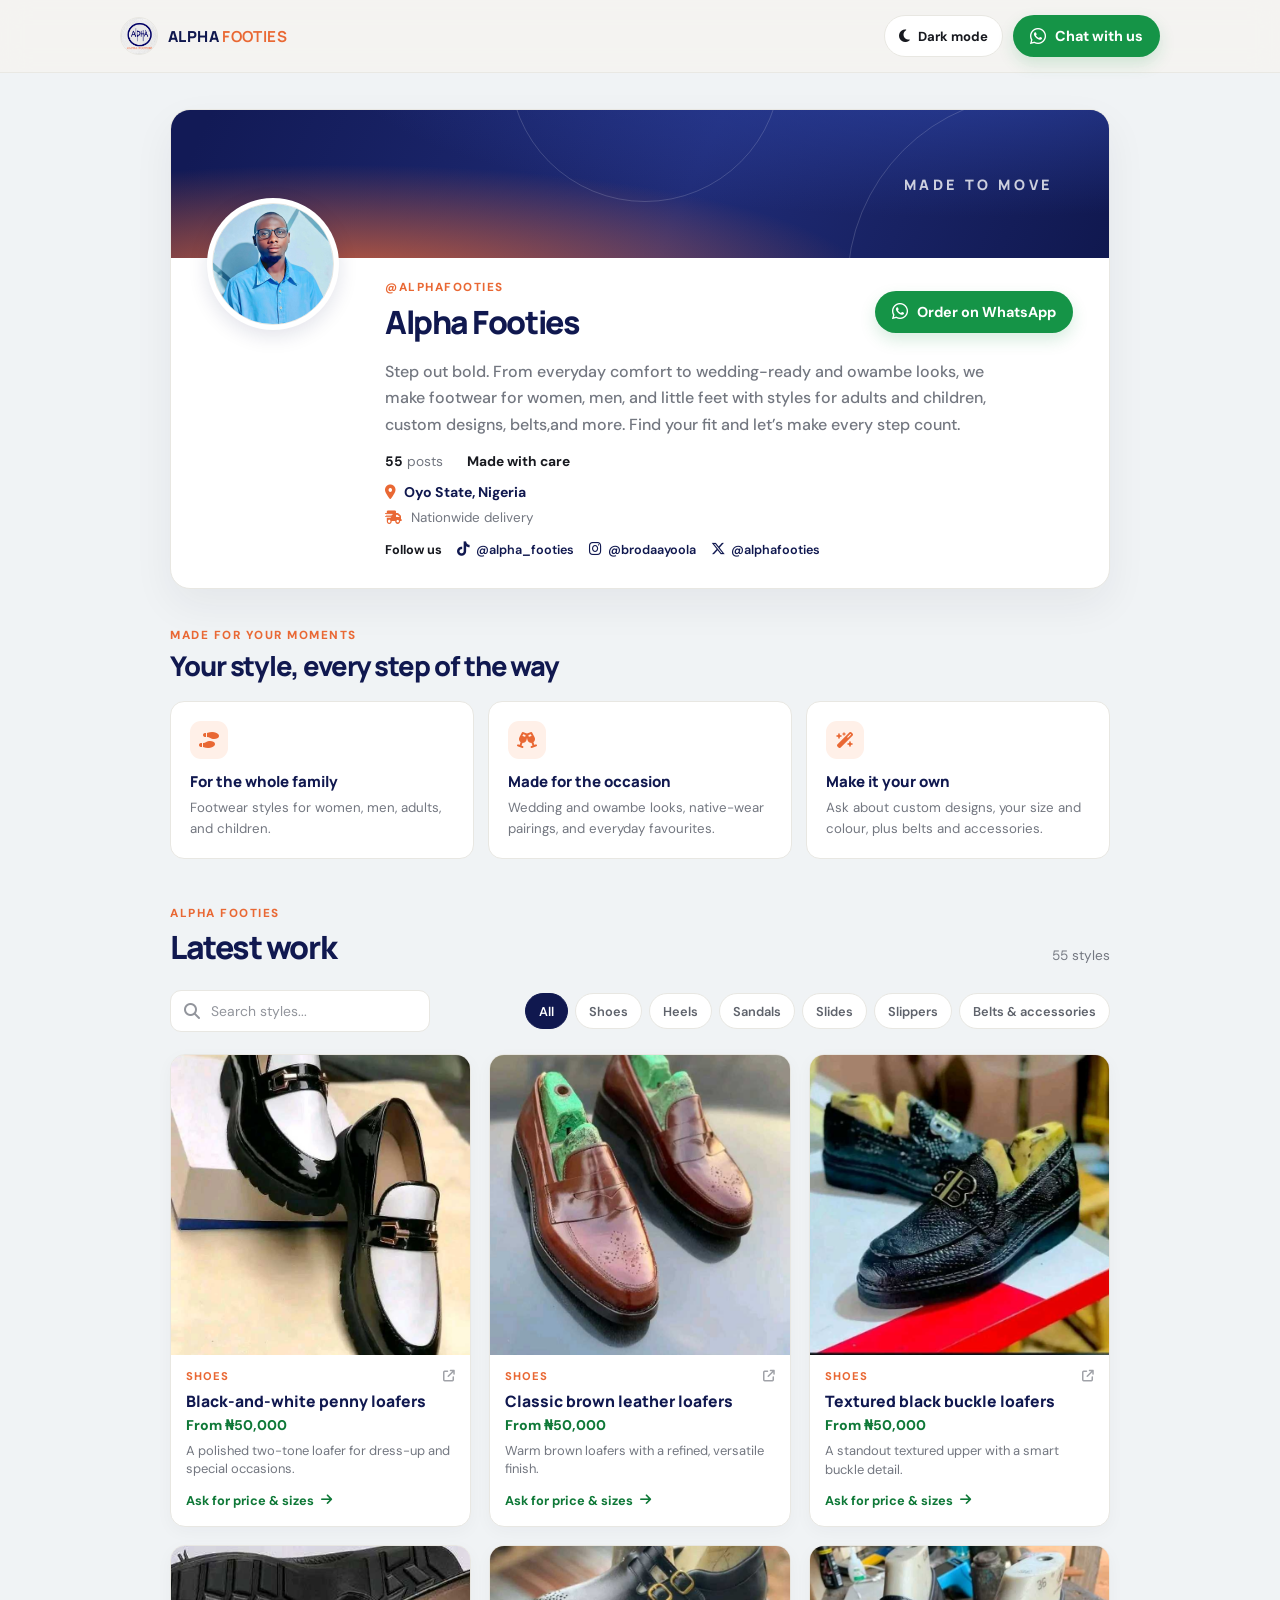
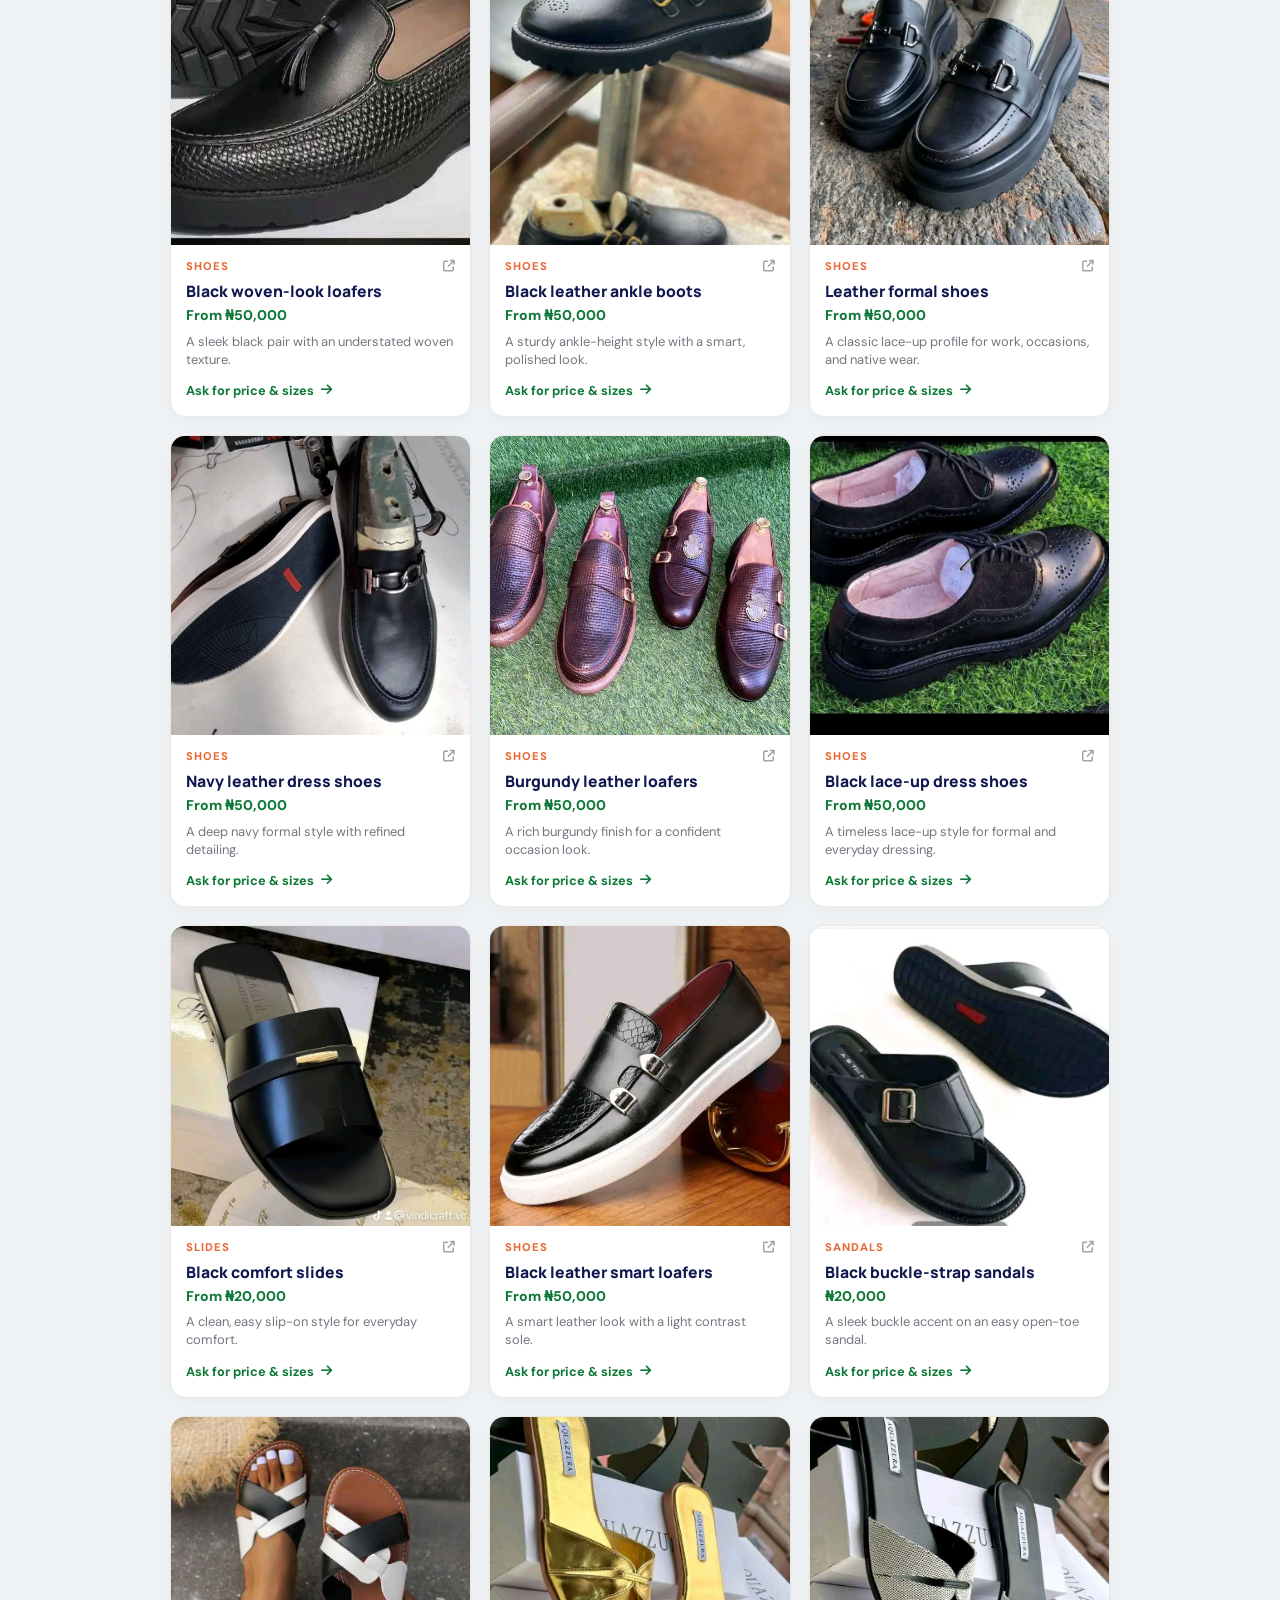
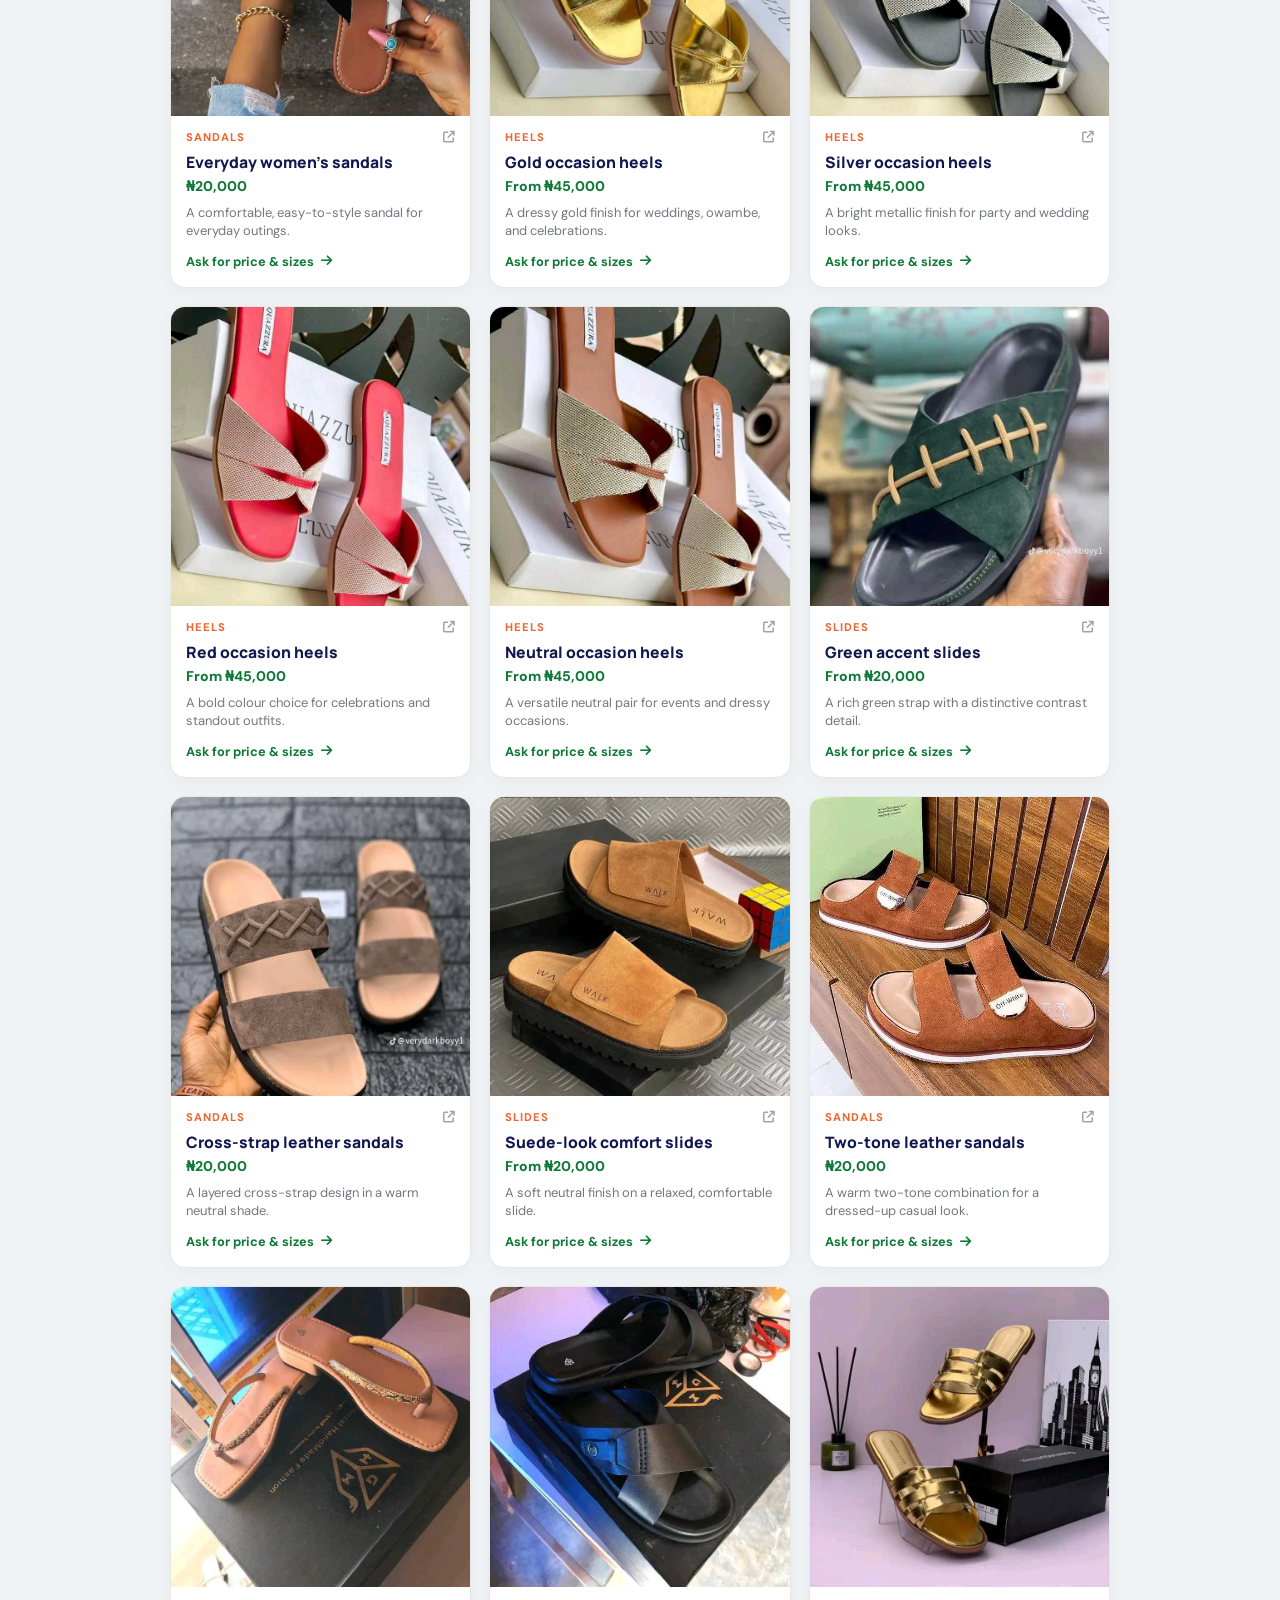
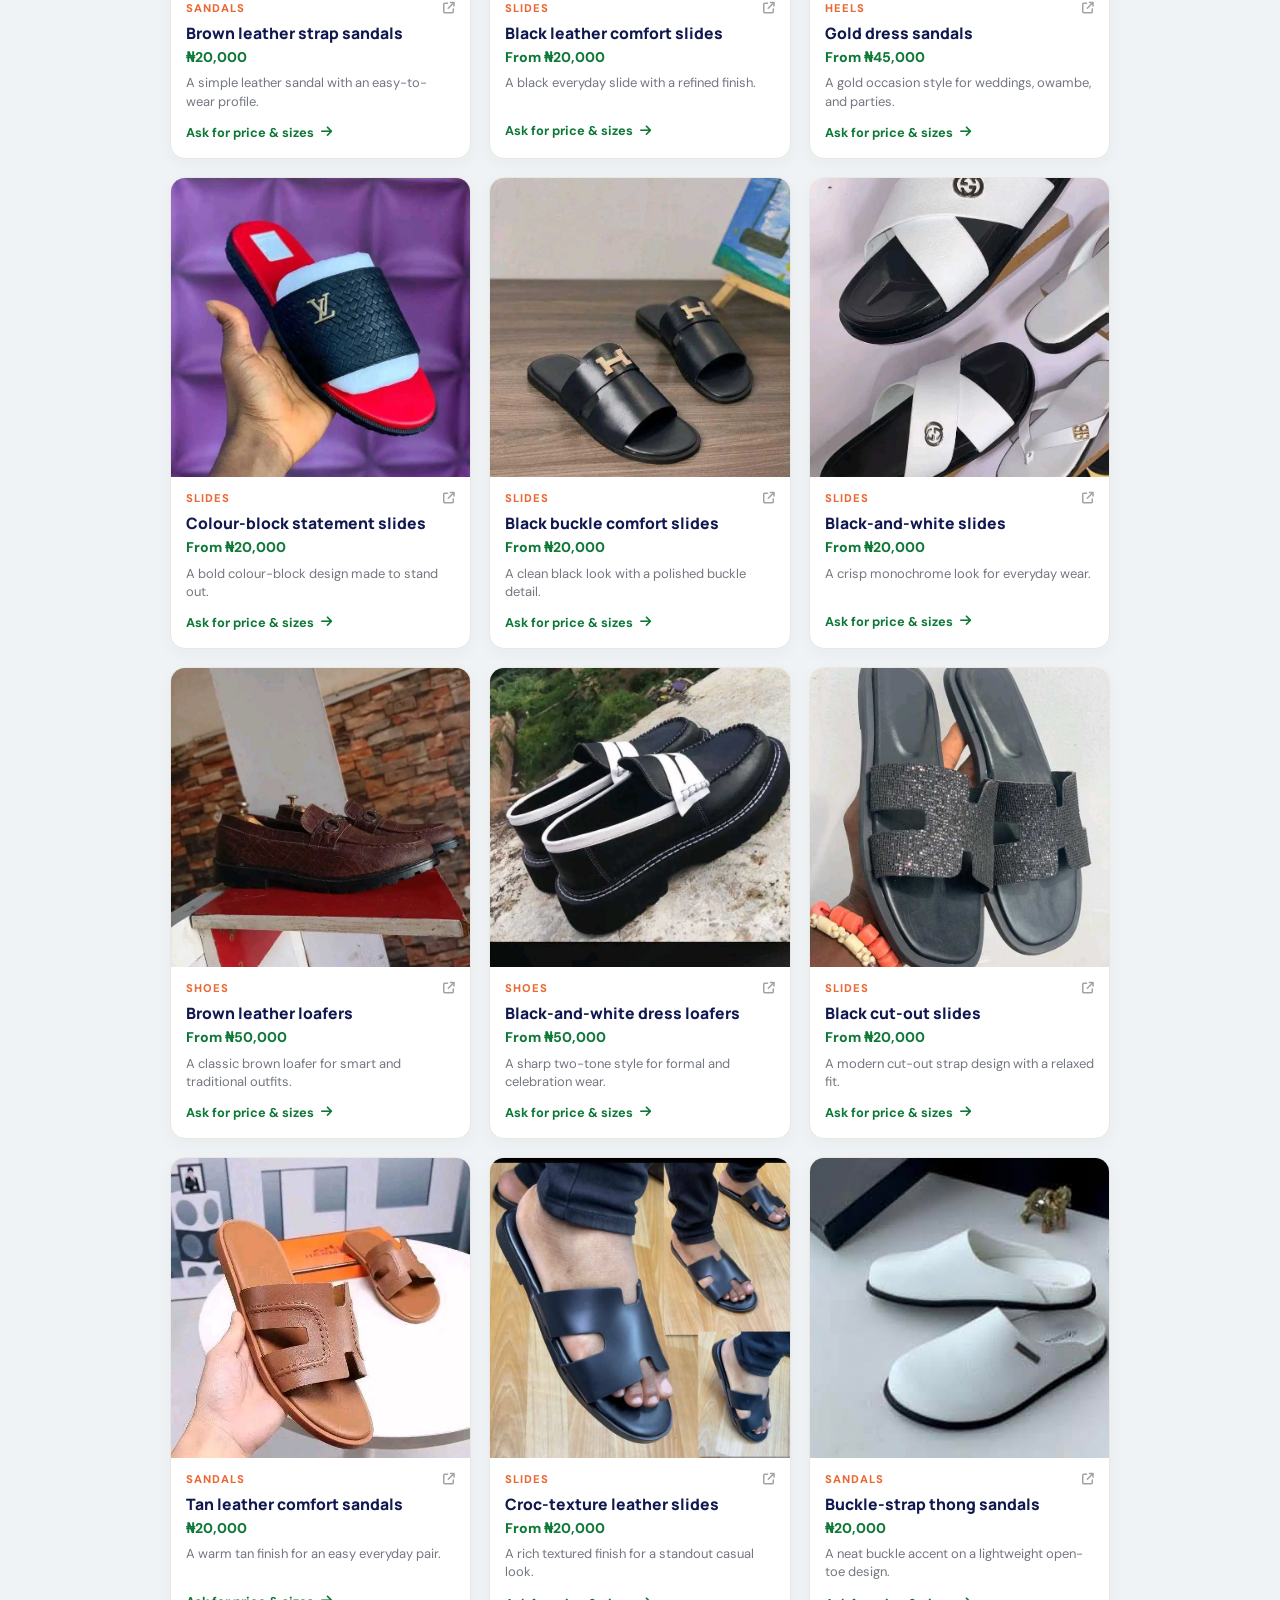
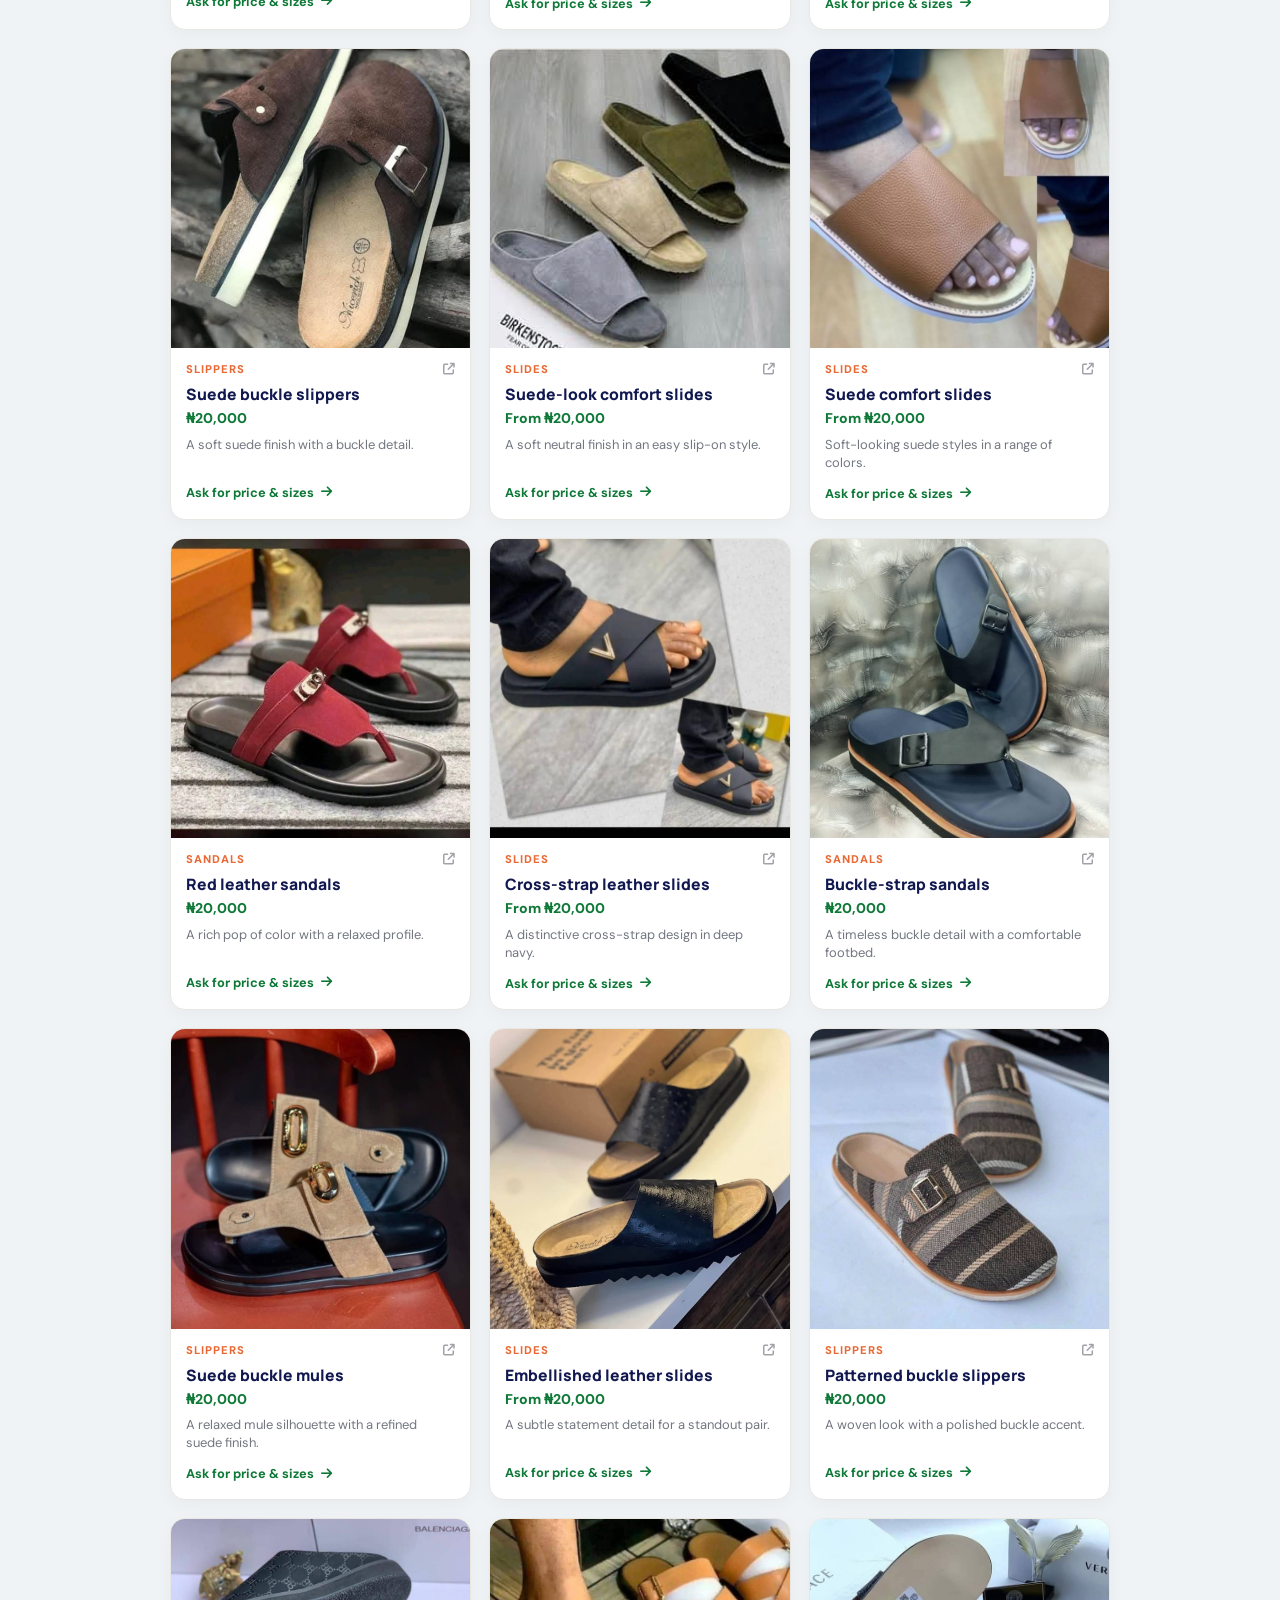
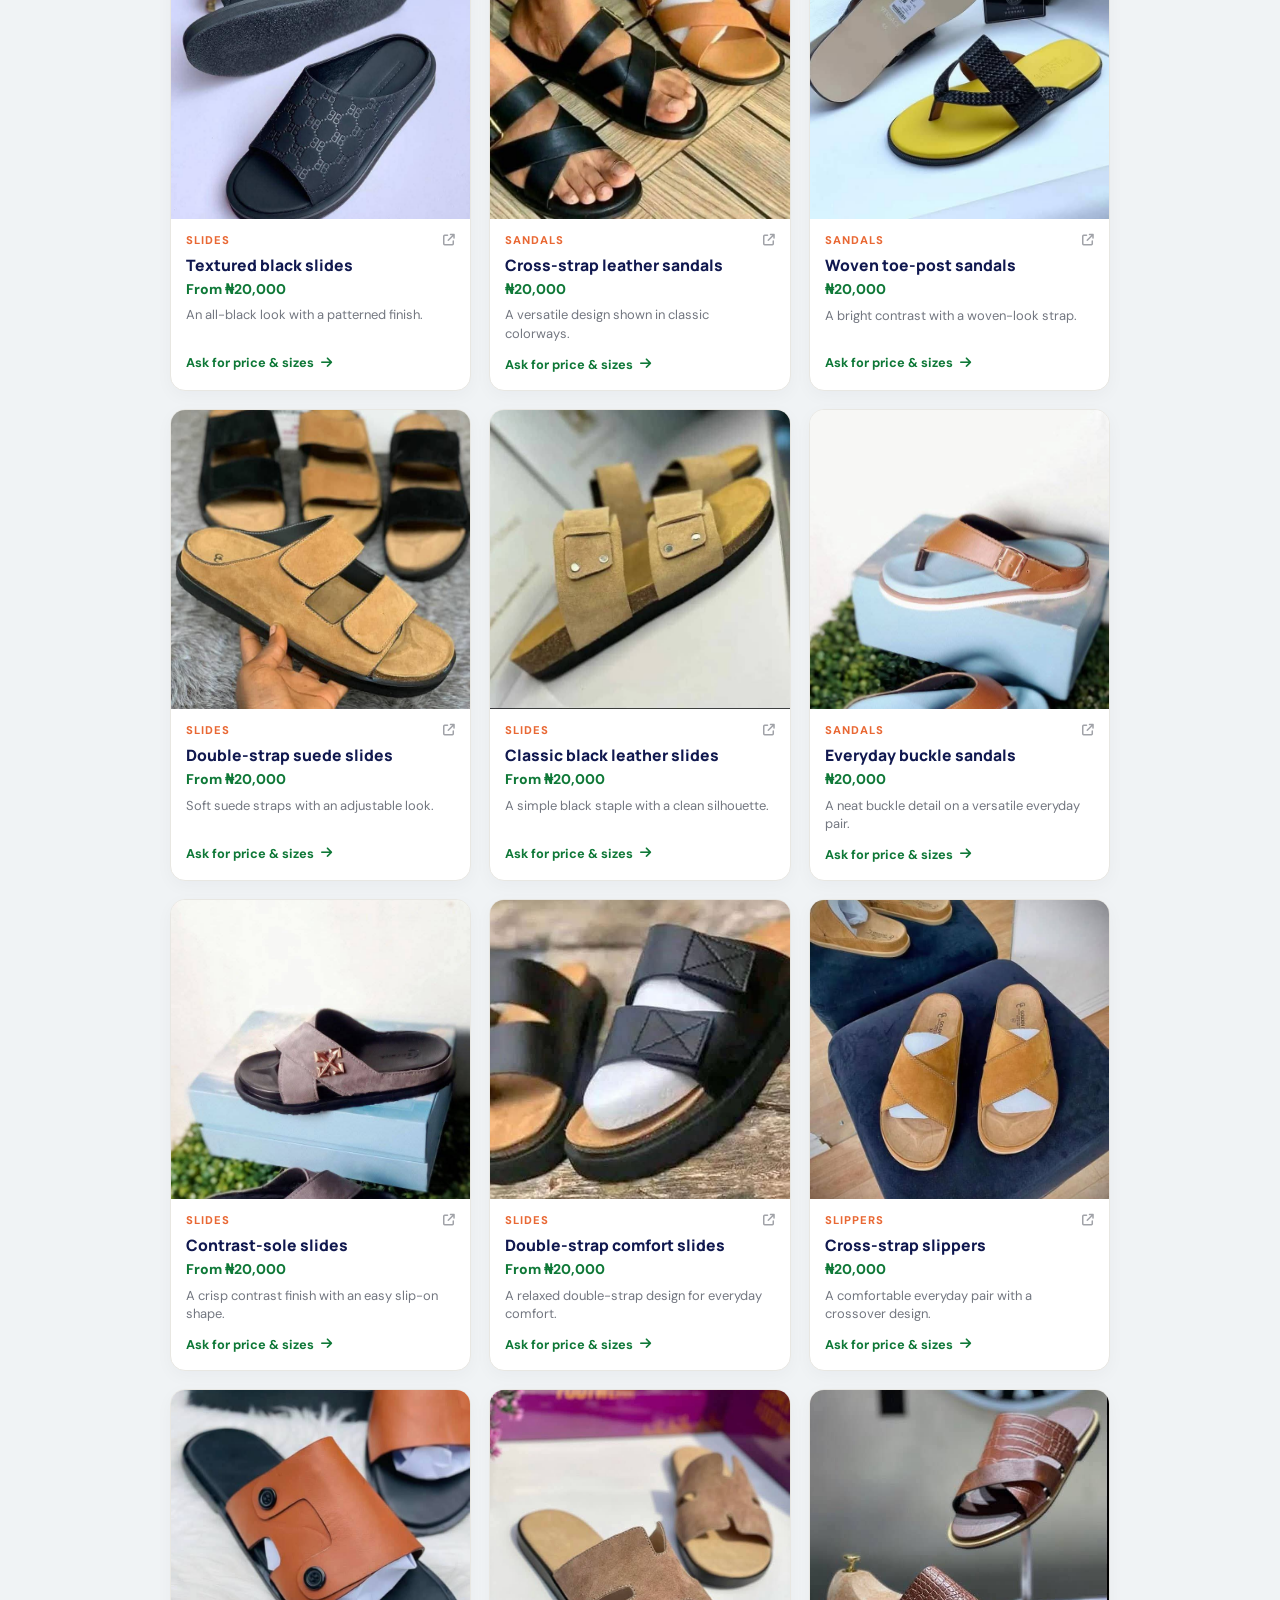
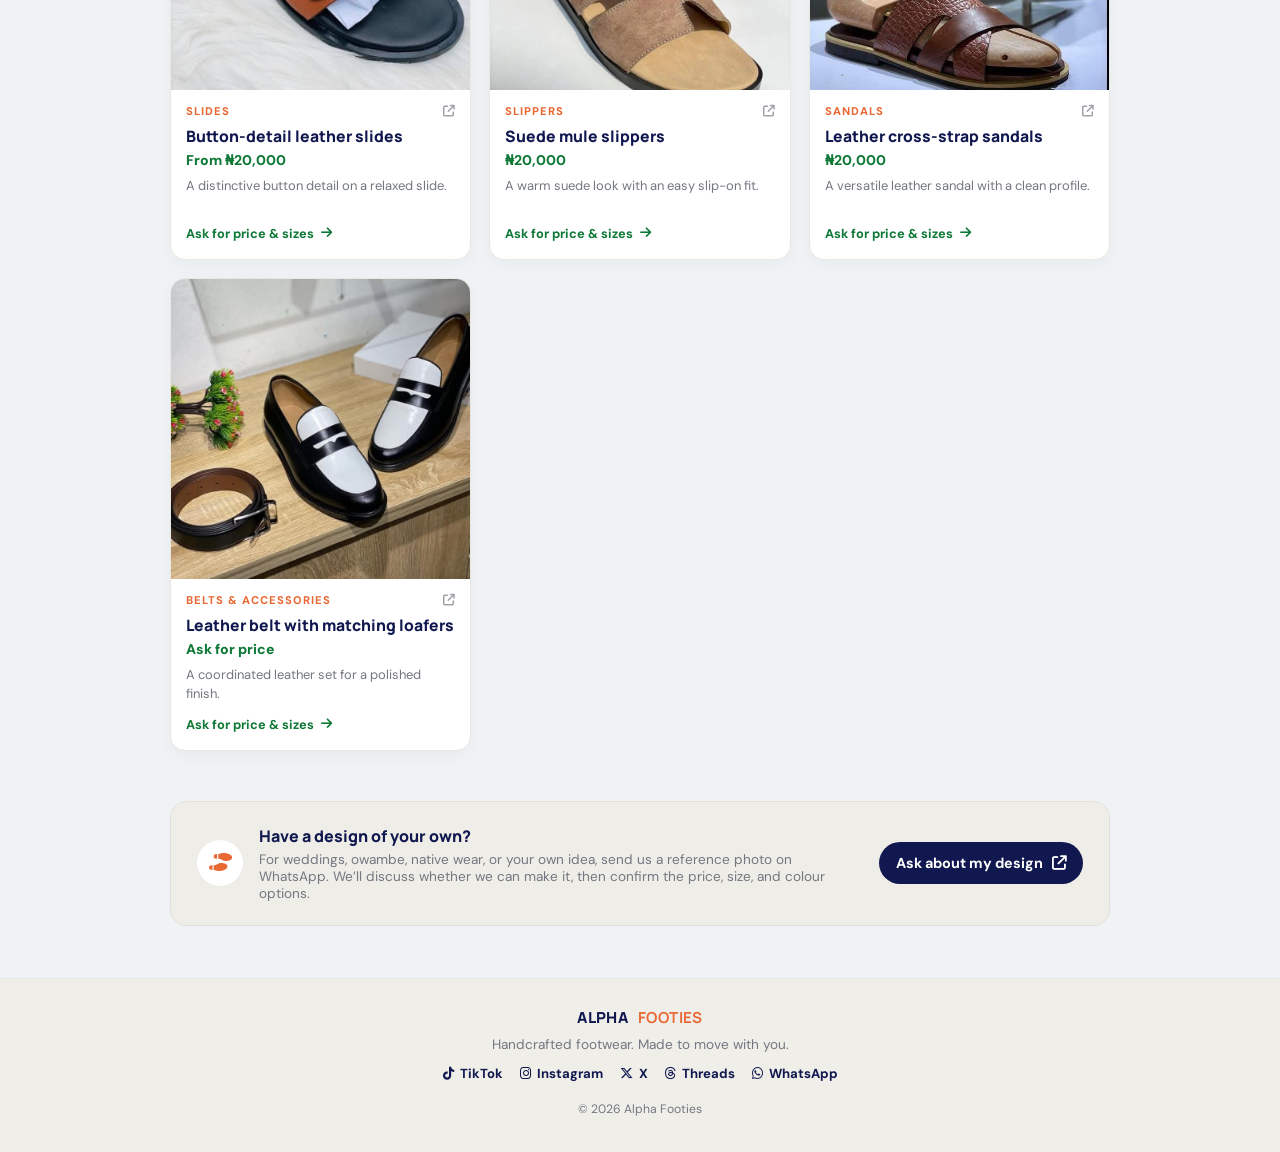
<file: index.html>
<!doctype html>
<html lang="en">
  <head>
    <meta charset="UTF-8" />
    <meta name="viewport" content="width=device-width, initial-scale=1.0" />
    <meta
      name="description"
      content="Discover handcrafted footwear for women, men, and children. Shop wedding and owambe styles, everyday pairs, custom designs, and belts from Oyo State, Nigeria."
    />
    <meta name="theme-color" content="#f5f4f0" />
    <title>Alpha Footies | Handcrafted footwear</title>
    <link rel="icon" href="images/logo.jpg" type="image/jpeg" />
    <link rel="preconnect" href="https://fonts.googleapis.com" />
    <link rel="preconnect" href="https://fonts.gstatic.com" crossorigin />
    <link
      href="https://fonts.googleapis.com/css2?family=DM+Sans:wght@400;500;600;700&family=Manrope:wght@500;600;700;800&display=swap"
      rel="stylesheet"
    />
    <link
      rel="stylesheet"
      href="https://cdnjs.cloudflare.com/ajax/libs/font-awesome/6.4.0/css/all.min.css"
    />
    <link href="style.css" rel="stylesheet" />
    <script src="products.js" defer></script>
    <script src="script.js" defer></script>
  </head>
  <body>
    <header class="site-header">
      <nav class="topbar" aria-label="Main navigation">
        <a class="brand" href="#home" aria-label="Alpha Footies home">
          <img src="images/logo.jpg" alt="" />
          <span>ALPHA <strong>FOOTIES</strong></span>
        </a>
        <div class="topbar-actions">
          <button
            class="theme-toggle"
            type="button"
            aria-label="Switch to dark mode"
            aria-pressed="false"
          >
            <i class="fa-solid fa-moon" aria-hidden="true"></i>
            <span>Dark mode</span>
          </button>
          <a
            class="button button-whatsapp topbar-cta"
            href="https://wa.me/2349056947405"
            target="_blank"
            rel="noopener noreferrer"
          >
            <i class="fa-brands fa-whatsapp" aria-hidden="true"></i>
            <span>Chat with us</span>
          </a>
        </div>
      </nav>
    </header>

    <main id="home" class="page-shell">
      <section class="profile-card" aria-labelledby="profile-name">
        <div class="profile-cover" aria-hidden="true">
          <span>MADE TO MOVE</span>
        </div>
        <div class="profile-content">
          <div class="profile-avatar-wrap">
            <img
              class="profile-avatar"
              src="images/profile.jpg"
              alt="Alpha Footies profile photo"
            />
          </div>
          <div class="profile-details">
            <div class="profile-heading">
              <div>
                <p class="eyebrow">@alphafooties</p>
                <h1 id="profile-name">Alpha Footies</h1>
              </div>
              <a
                class="button button-whatsapp profile-cta"
                href="https://wa.me/2349056947405"
                target="_blank"
                rel="noopener noreferrer"
              >
                <i class="fa-brands fa-whatsapp" aria-hidden="true"></i>
                <span>Order on WhatsApp</span>
              </a>
            </div>
            <p class="profile-bio">
              Step out bold. From everyday comfort to wedding-ready and owambe
              looks, we make footwear for women, men, and little feet with
              styles for adults and children, custom designs, belts,and more.
              Find your fit and let’s make every step count.
            </p>
            <div class="profile-stats" aria-label="Profile statistics">
              <span><strong id="postCount">0</strong> posts</span>
              <span><strong>Made with care</strong></span>
            </div>
            <p class="profile-location">
              <i class="fa-solid fa-location-dot" aria-hidden="true"></i>
              Oyo State, Nigeria
            </p>
            <p class="profile-note">
              <i class="fa-solid fa-truck-fast" aria-hidden="true"></i>
              Nationwide delivery
            </p>
            <div class="profile-socials" aria-label="Follow Alpha Footies">
              <span>Follow us</span>
              <a
                href="https://www.tiktok.com/@alpha_footies"
                target="_blank"
                rel="noopener noreferrer"
                aria-label="Follow Alpha Footies on TikTok"
              >
                <i class="fa-brands fa-tiktok" aria-hidden="true"></i>
                @alpha_footies
              </a>
              <a
                href="https://www.instagram.com/brodaayoola"
                target="_blank"
                rel="noopener noreferrer"
                aria-label="Follow Alpha Footies on Instagram"
              >
                <i class="fa-brands fa-instagram" aria-hidden="true"></i>
                @brodaayoola
              </a>
              <a
                href="https://x.com/alphafooties"
                target="_blank"
                rel="noopener noreferrer"
                aria-label="Follow Alpha Footies on X"
              >
                <i class="fa-brands fa-x-twitter" aria-hidden="true"></i>
                @alphafooties
              </a>
            </div>
          </div>
        </div>
      </section>

      <section class="service-highlights" aria-labelledby="services-title">
        <div class="service-heading">
          <p class="eyebrow">MADE FOR YOUR MOMENTS</p>
          <h2 id="services-title">Your style, every step of the way</h2>
        </div>
        <div class="service-grid">
          <article class="service-card">
            <span class="service-icon"
              ><i class="fa-solid fa-shoe-prints" aria-hidden="true"></i
            ></span>
            <h3>For the whole family</h3>
            <p>Footwear styles for women, men, adults, and children.</p>
          </article>
          <article class="service-card">
            <span class="service-icon"
              ><i class="fa-solid fa-champagne-glasses" aria-hidden="true"></i
            ></span>
            <h3>Made for the occasion</h3>
            <p>
              Wedding and owambe looks, native-wear pairings, and everyday
              favourites.
            </p>
          </article>
          <article class="service-card">
            <span class="service-icon"
              ><i class="fa-solid fa-wand-magic-sparkles" aria-hidden="true"></i
            ></span>
            <h3>Make it your own</h3>
            <p>
              Ask about custom designs, your size and colour, plus belts and
              accessories.
            </p>
          </article>
        </div>
      </section>

      <section id="posts" class="feed-section" aria-labelledby="feed-title">
        <div class="feed-heading">
          <div>
            <p class="eyebrow">ALPHA FOOTIES</p>
            <h2 id="feed-title">Latest work</h2>
          </div>
          <span class="feed-count"
            ><span id="visibleCount">0</span> styles</span
          >
        </div>

        <div class="feed-tools">
          <label class="search-field">
            <i class="fa-solid fa-magnifying-glass" aria-hidden="true"></i>
            <span class="visually-hidden">Search styles</span>
            <input
              type="search"
              id="searchBar"
              placeholder="Search styles..."
              autocomplete="off"
            />
          </label>
          <div class="filter-list" role="group" aria-label="Filter styles">
            <button
              class="filter-btn active"
              type="button"
              data-category="all"
              aria-pressed="true"
            >
              All
            </button>
            <button
              class="filter-btn"
              type="button"
              data-category="shoes"
              aria-pressed="false"
            >
              Shoes
            </button>
            <button
              class="filter-btn"
              type="button"
              data-category="heels"
              aria-pressed="false"
            >
              Heels
            </button>
            <button
              class="filter-btn"
              type="button"
              data-category="sandals"
              aria-pressed="false"
            >
              Sandals
            </button>
            <button
              class="filter-btn"
              type="button"
              data-category="slides"
              aria-pressed="false"
            >
              Slides
            </button>
            <button
              class="filter-btn"
              type="button"
              data-category="slippers"
              aria-pressed="false"
            >
              Slippers
            </button>
            <button
              class="filter-btn"
              type="button"
              data-category="belts"
              aria-pressed="false"
            >
              Belts &amp; accessories
            </button>
          </div>
        </div>

        <div id="productGrid" class="post-grid" aria-live="polite"></div>
        <div id="noResults" class="empty-state" hidden>
          <i class="fa-regular fa-face-meh" aria-hidden="true"></i>
          <h3>No styles found</h3>
          <p>Try a different search or category.</p>
        </div>
      </section>

      <section id="about" class="about-strip" aria-label="About Alpha Footies">
        <div class="about-mark">
          <i class="fa-solid fa-shoe-prints" aria-hidden="true"></i>
        </div>
        <div>
          <h2>Have a design of your own?</h2>
          <p>
            For weddings, owambe, native wear, or your own idea, send us a
            reference photo on WhatsApp. We’ll discuss whether we can make it,
            then confirm the price, size, and colour options.
          </p>
        </div>
        <a
          class="button button-dark"
          href="https://wa.me/2349056947405?text=Hello%20Alpha%20Footies%2C%20I%20have%20my%20own%20design.%20Can%20you%20make%20it%3F%20I%20will%20send%20a%20reference%20photo.%20Please%20share%20your%20price%2C%20available%20sizes%2C%20and%20colour%20options."
          target="_blank"
          rel="noopener noreferrer"
        >
          Ask about my design
          <i
            class="fa-solid fa-arrow-up-right-from-square"
            aria-hidden="true"
          ></i>
        </a>
      </section>
    </main>

    <footer class="site-footer">
      <a class="brand footer-brand" href="#home"
        >ALPHA <strong>FOOTIES</strong></a
      >
      <p>Handcrafted footwear. Made to move with you.</p>
      <div class="footer-links">
        <a
          href="https://www.tiktok.com/@alpha_footies"
          target="_blank"
          rel="noopener noreferrer"
        >
          <i class="fa-brands fa-tiktok" aria-hidden="true"></i> TikTok
        </a>
        <a
          href="https://www.instagram.com/brodaayoola"
          target="_blank"
          rel="noopener noreferrer"
        >
          <i class="fa-brands fa-instagram" aria-hidden="true"></i> Instagram
        </a>
        <a
          href="https://x.com/alphafooties"
          target="_blank"
          rel="noopener noreferrer"
        >
          <i class="fa-brands fa-x-twitter" aria-hidden="true"></i> X
        </a>
        <a
          href="https://www.threads.com/@brodaayoola"
          target="_blank"
          rel="noopener noreferrer"
        >
          <i class="fa-brands fa-threads" aria-hidden="true"></i> Threads
        </a>
        <a
          href="https://wa.me/2349056947405"
          target="_blank"
          rel="noopener noreferrer"
        >
          <i class="fa-brands fa-whatsapp" aria-hidden="true"></i> WhatsApp
        </a>
      </div>
      <small>&copy; 2026 Alpha Footies</small>
    </footer>
  </body>
</html>
</file>
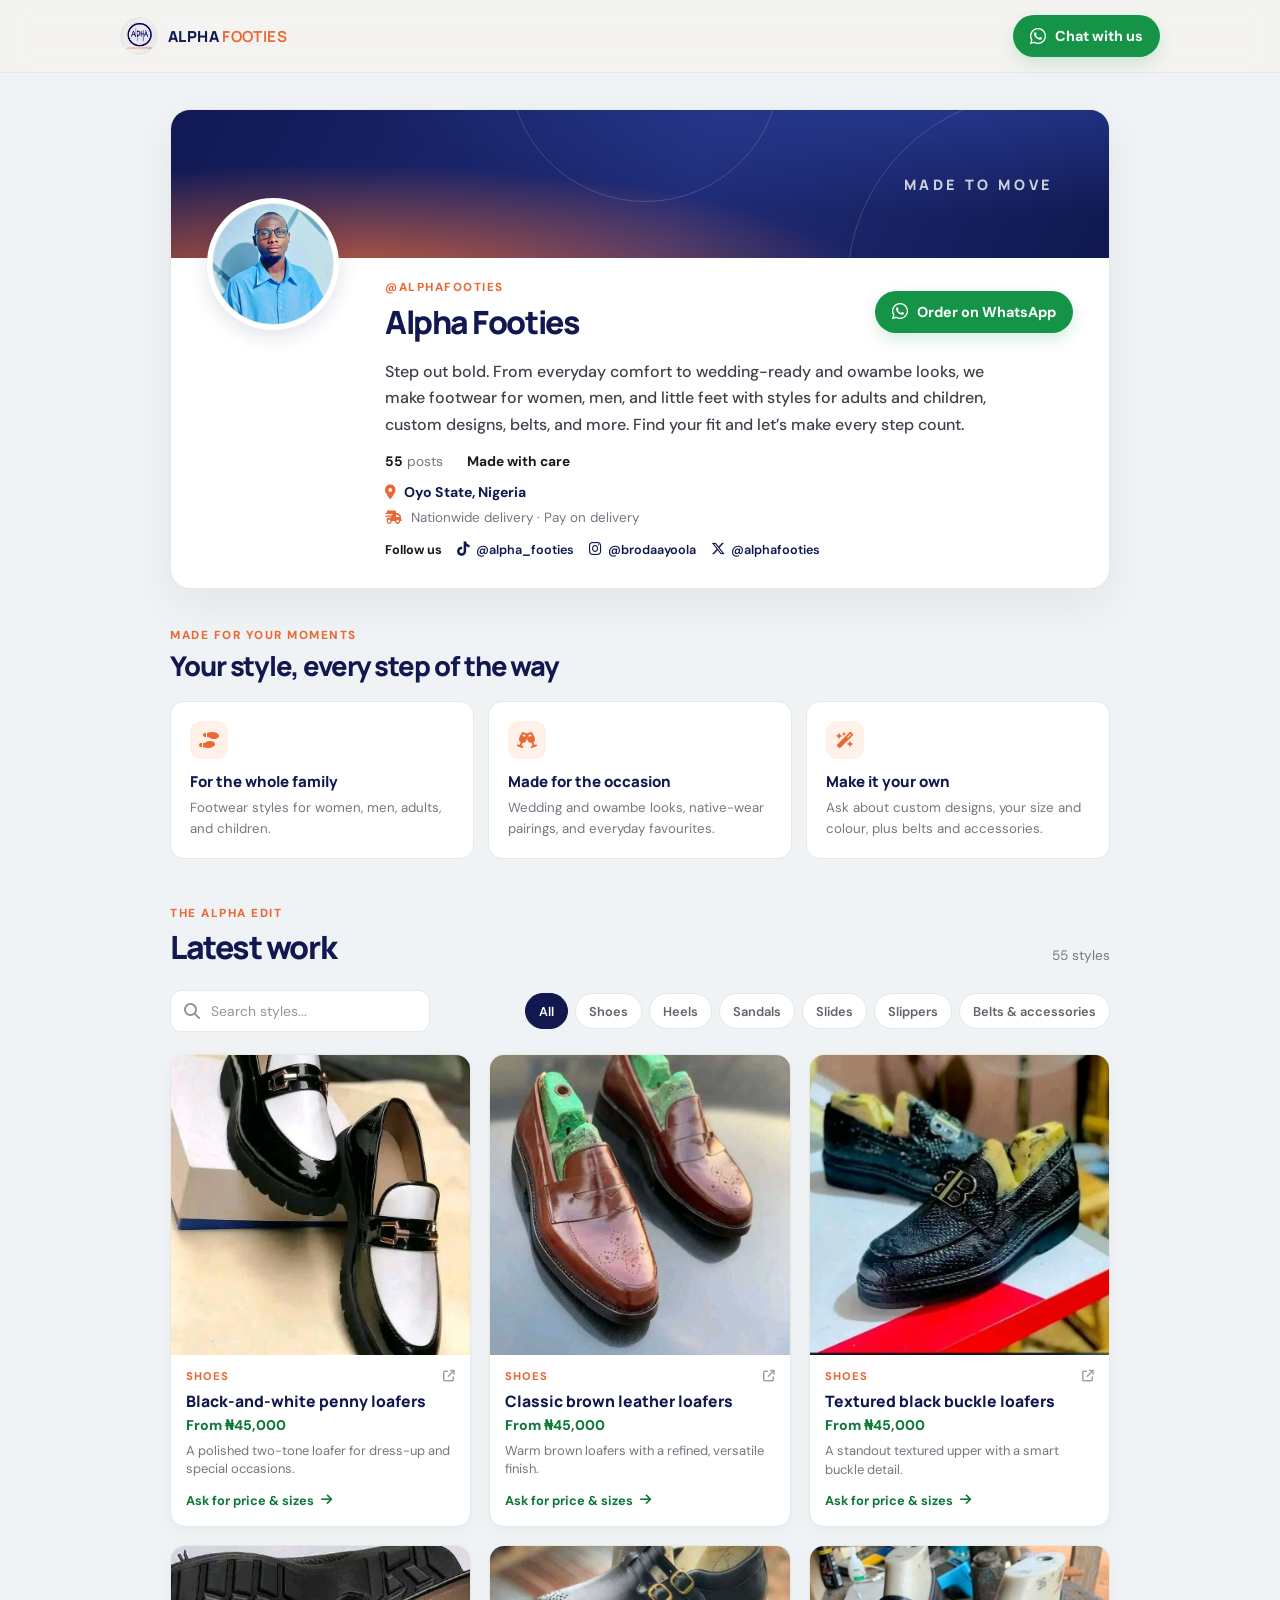
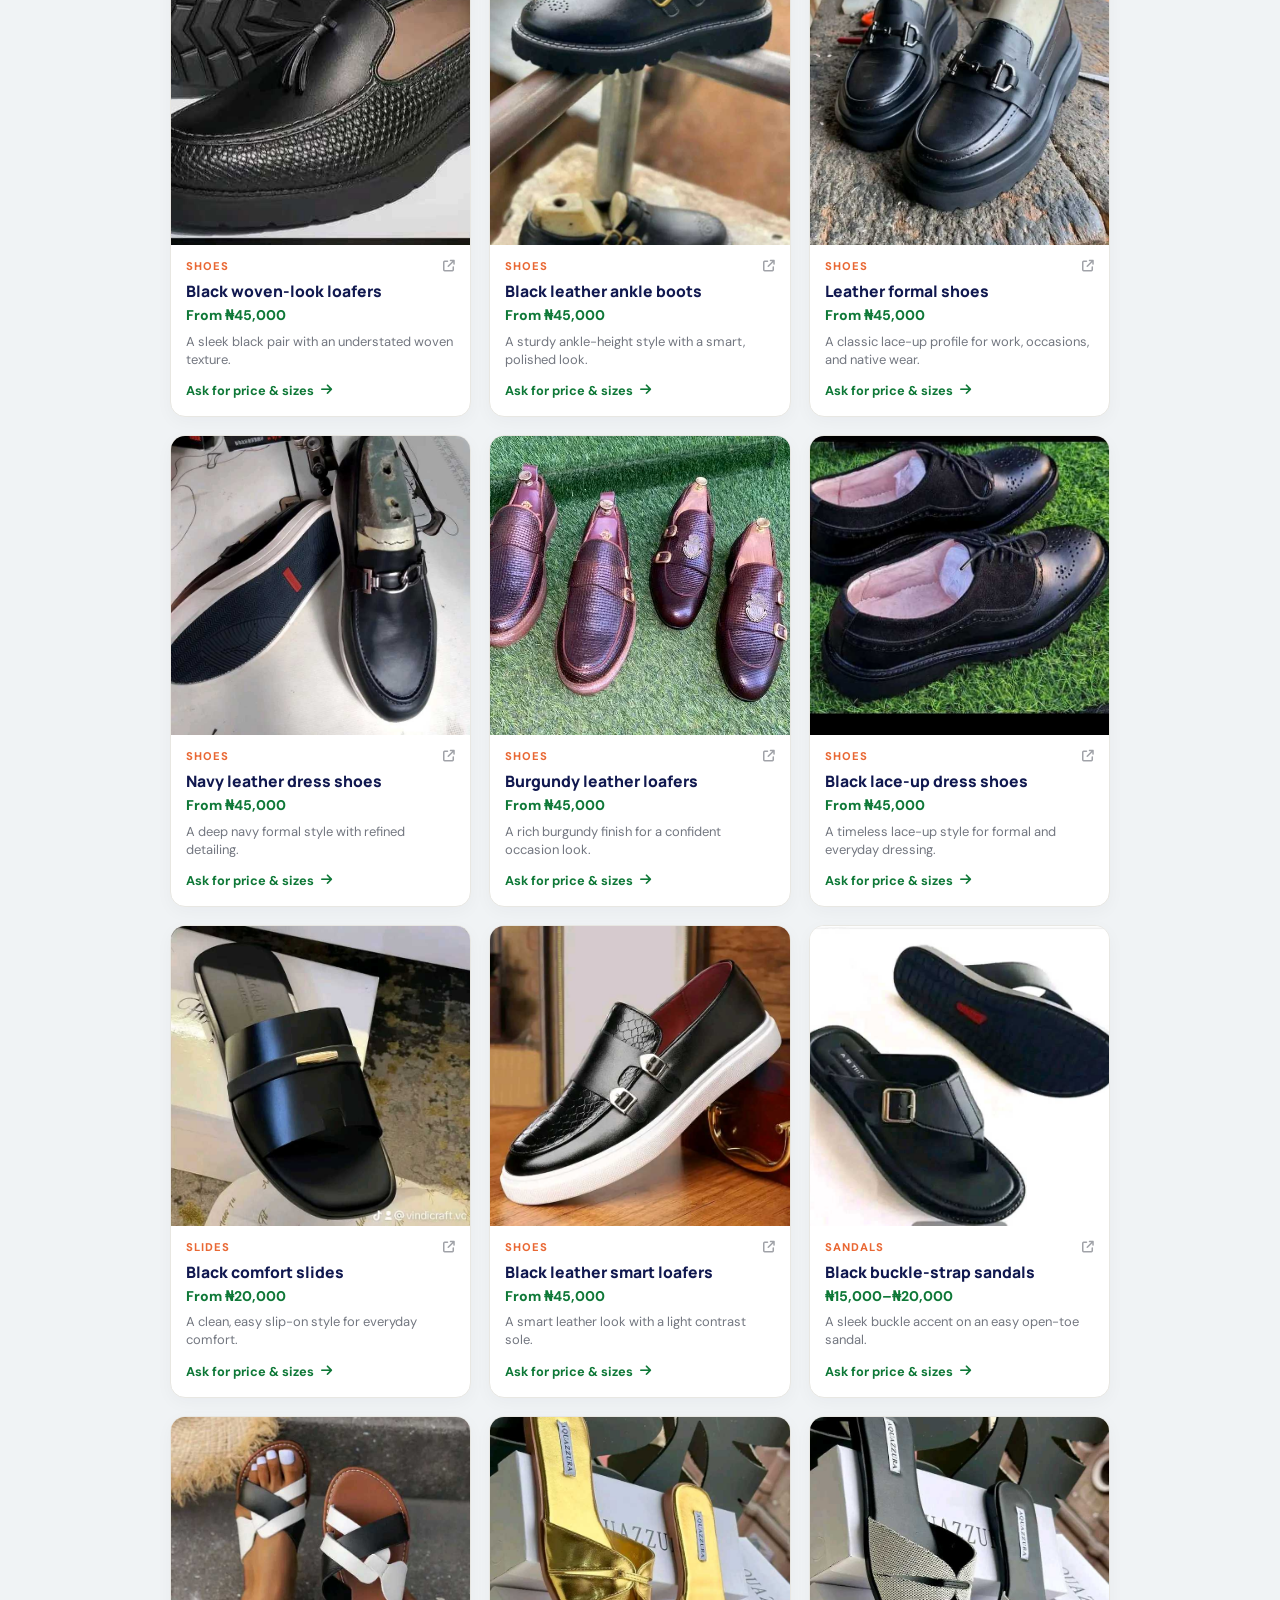
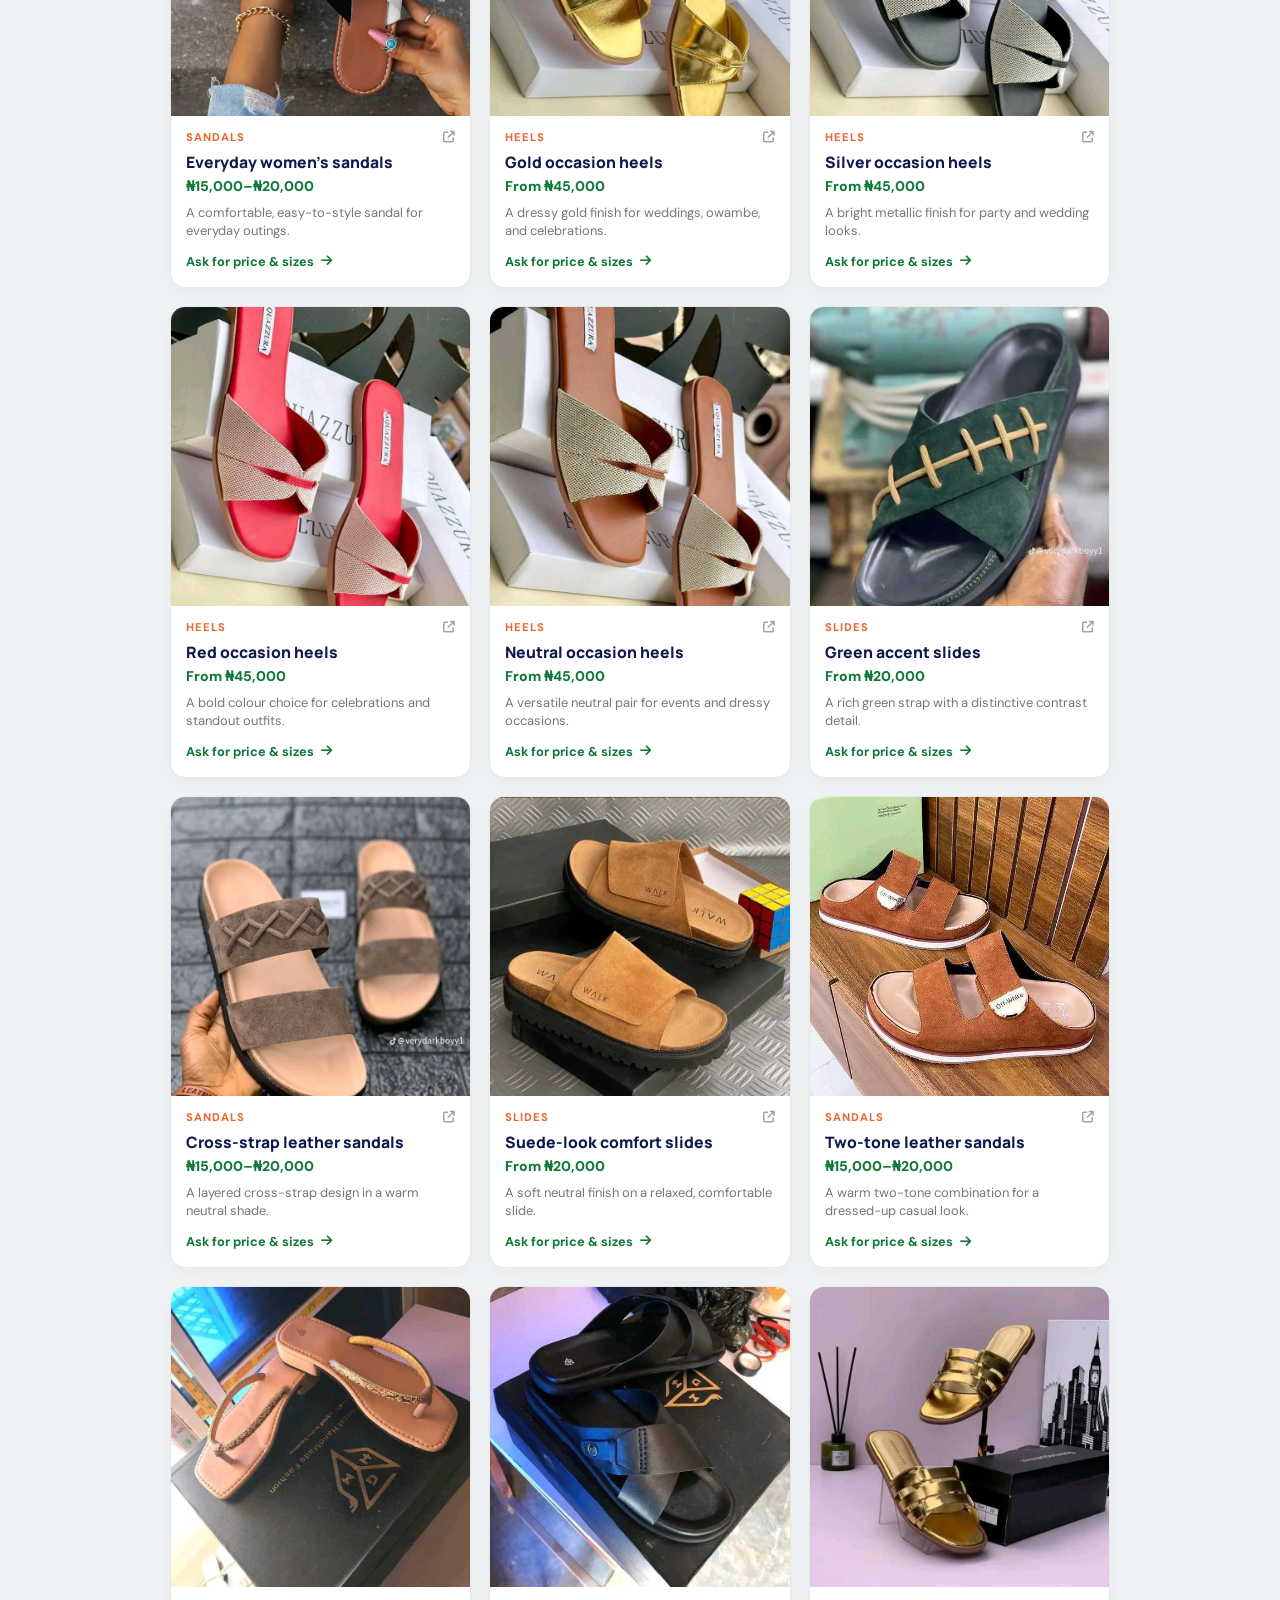
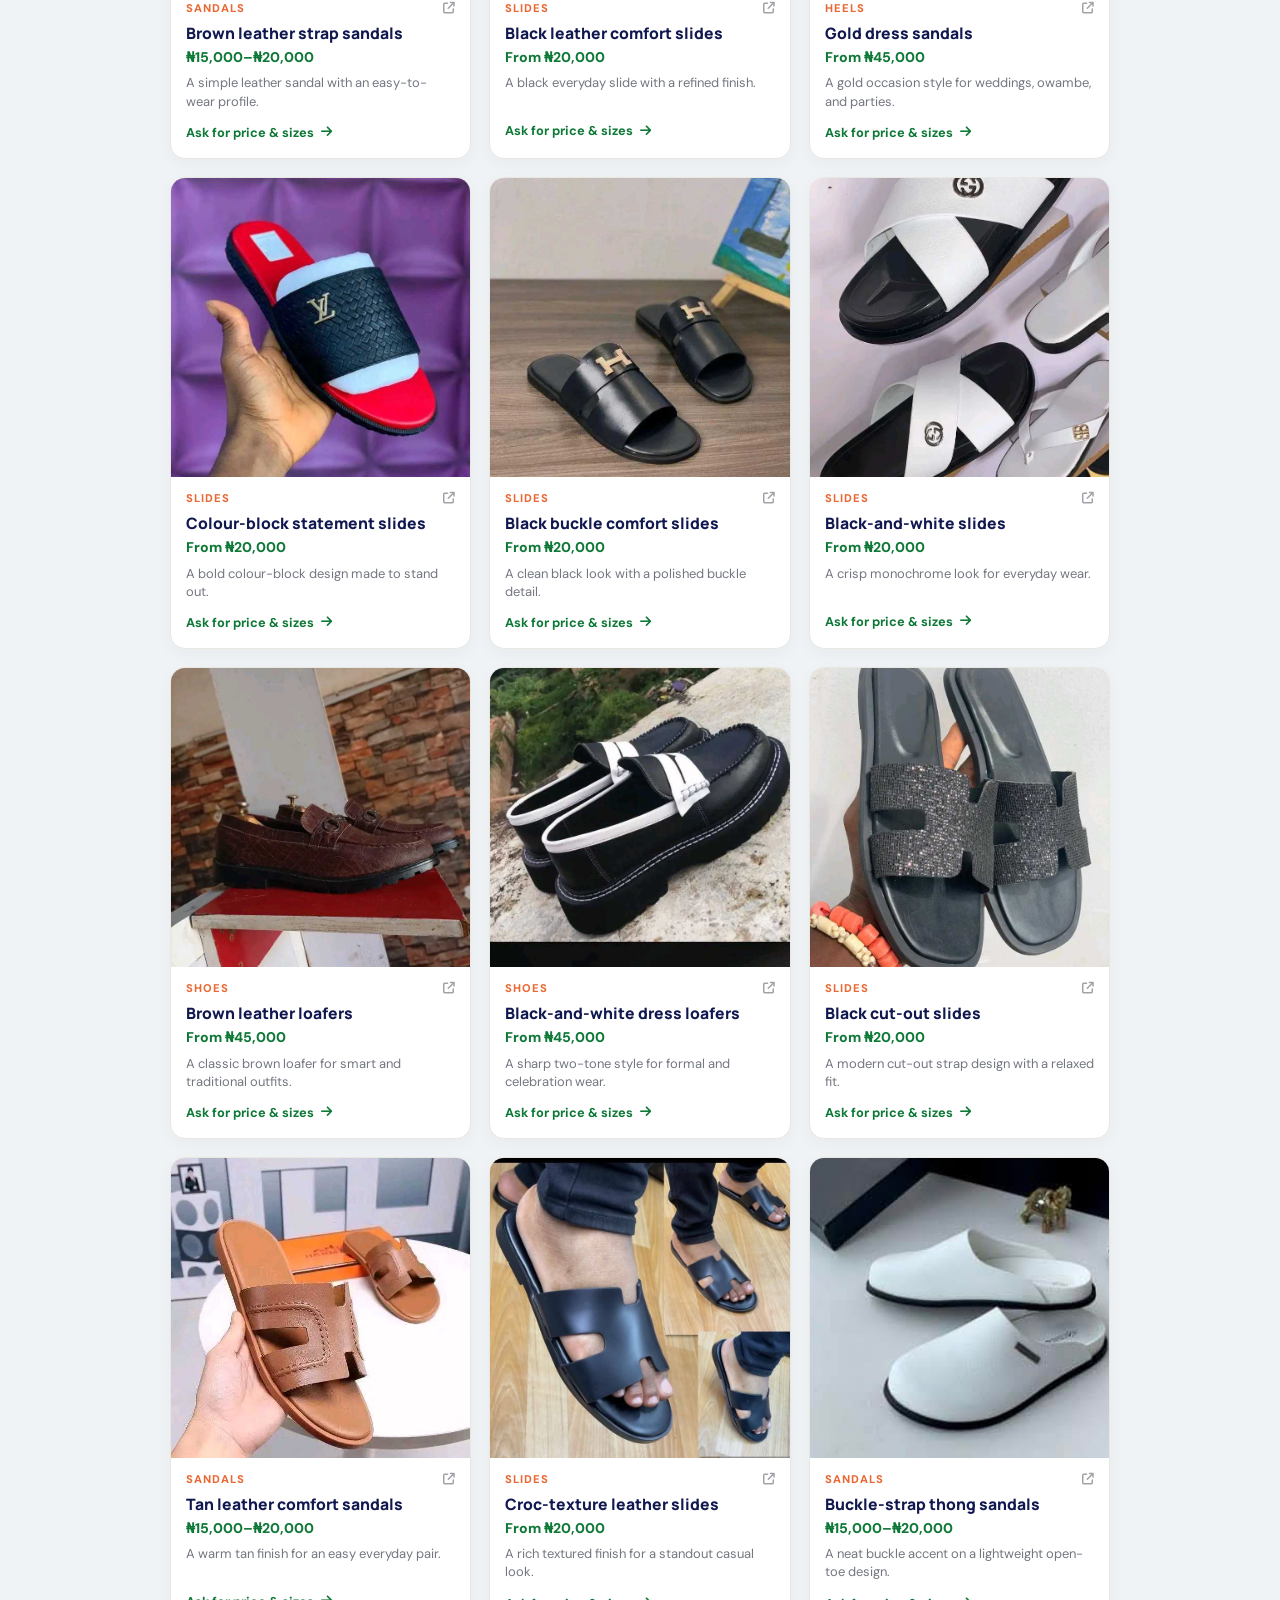
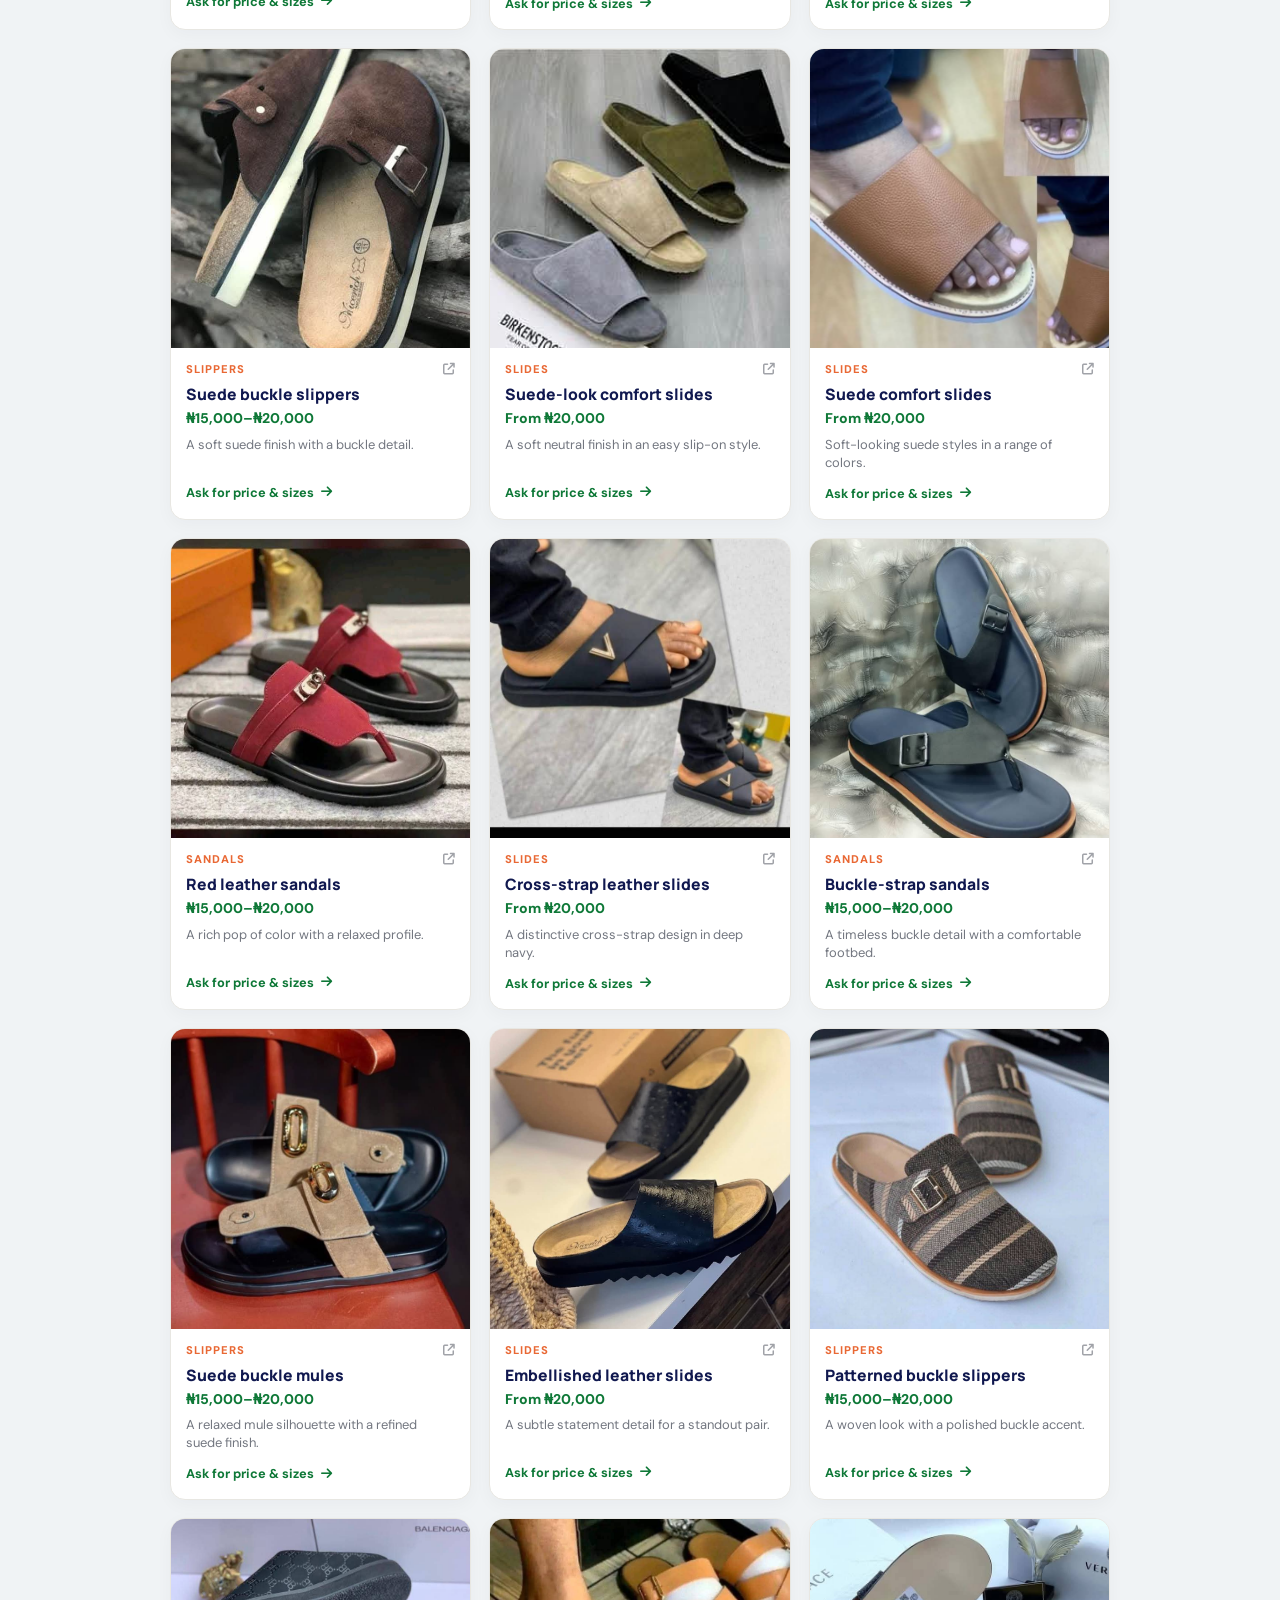
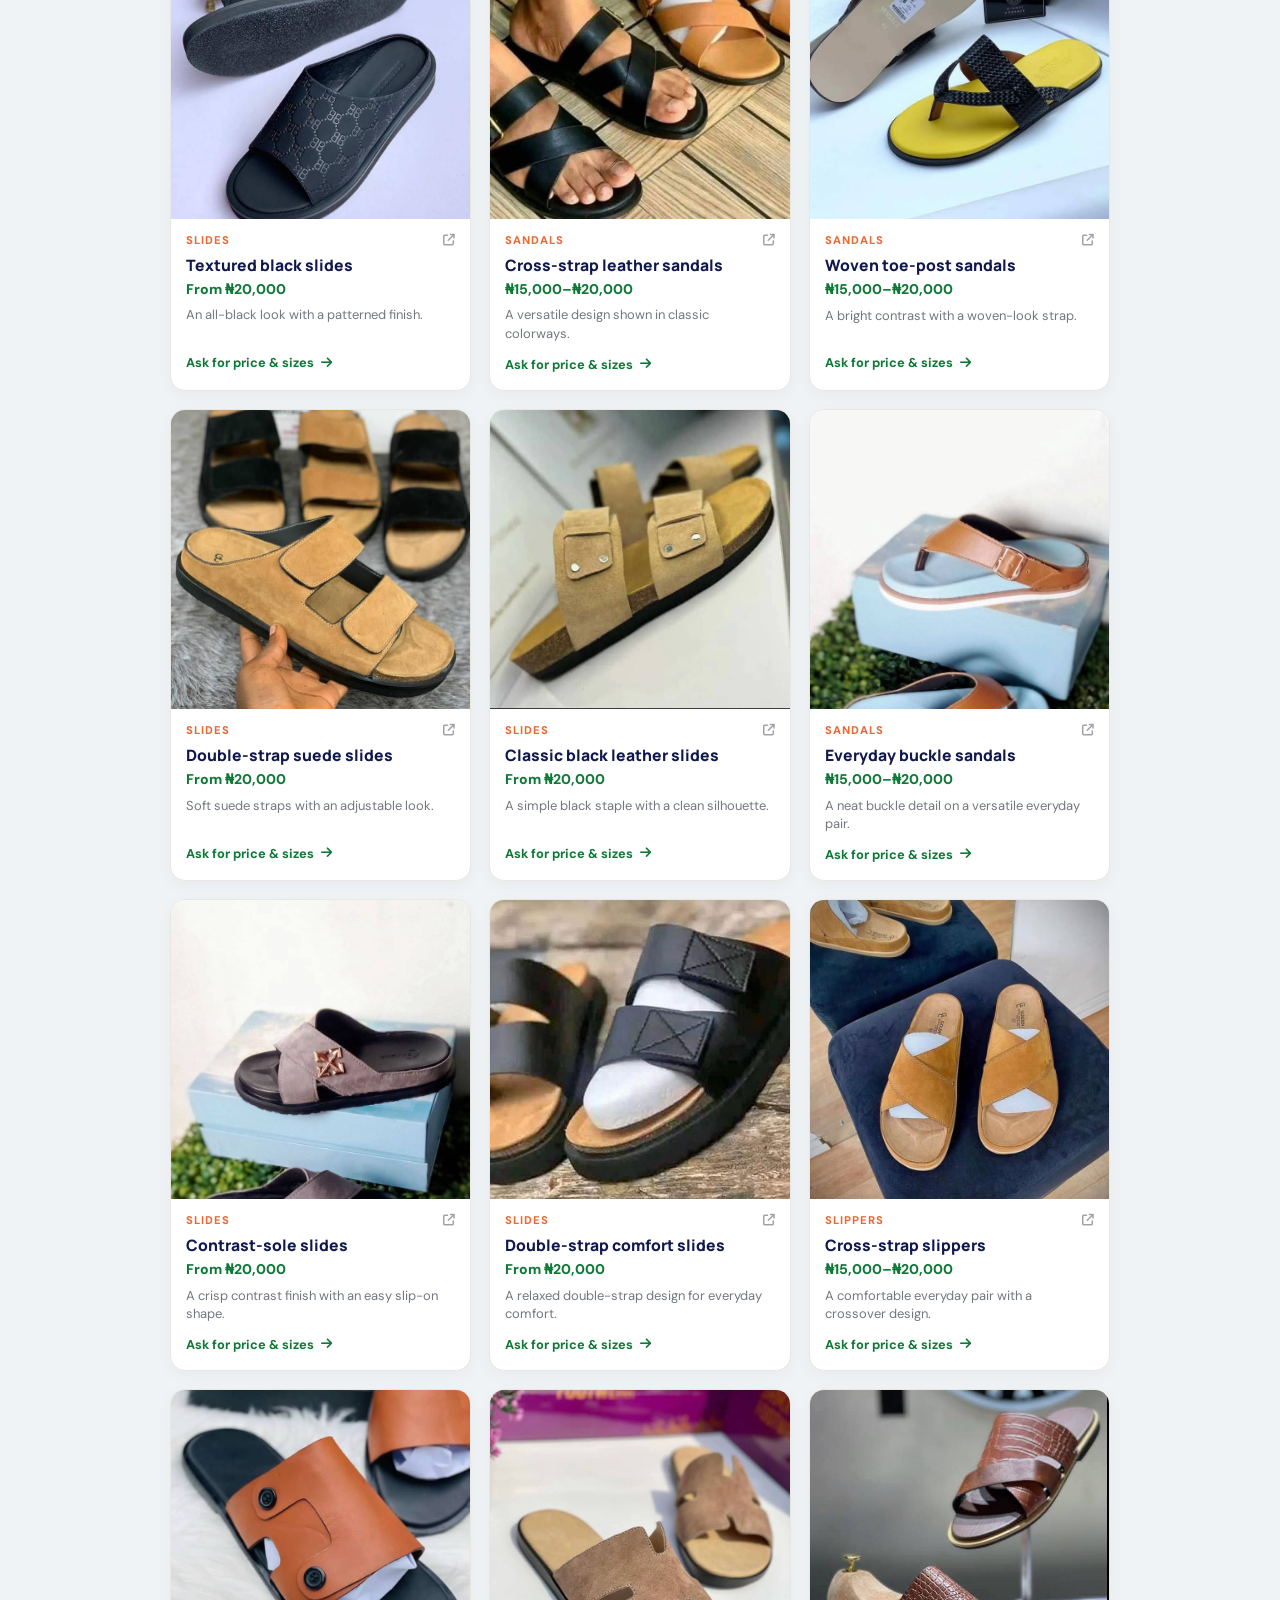
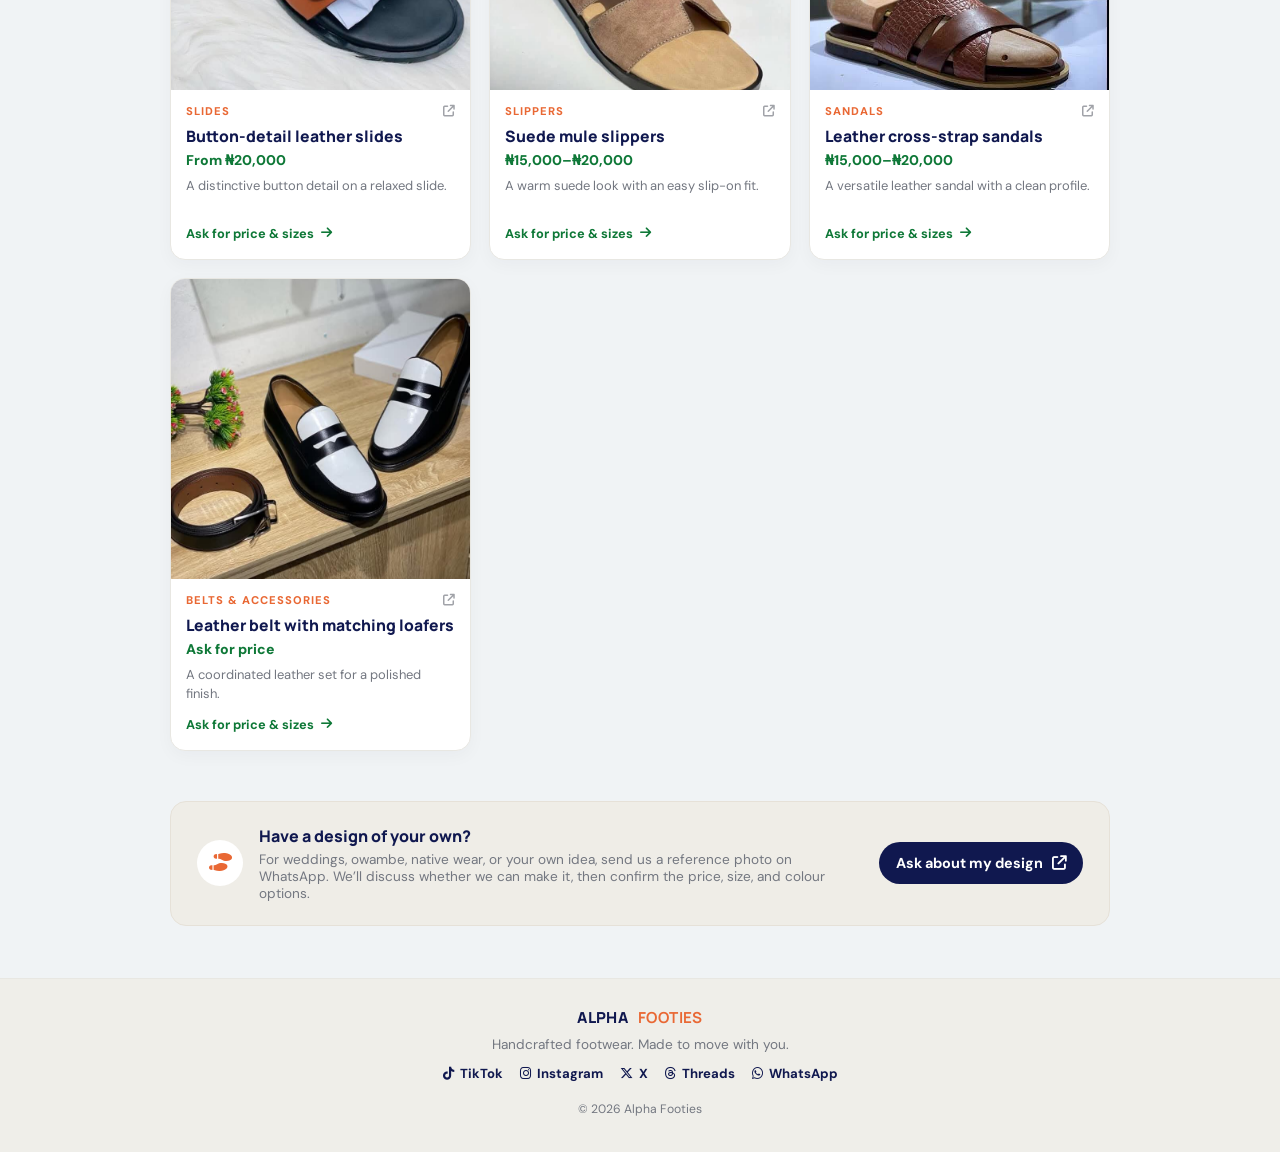
<file: Alpha Footies project/index.html>
<!doctype html>
<html lang="en">
  <head>
    <meta charset="UTF-8" />
    <meta name="viewport" content="width=device-width, initial-scale=1.0" />
    <meta
      name="description"
      content="Discover handcrafted footwear for women, men, and children. Shop wedding and owambe styles, everyday pairs, custom designs, and belts from Oyo State, Nigeria."
    />
    <meta name="theme-color" content="#f5f4f0" />
    <title>Alpha Footies | Handcrafted footwear</title>
    <link rel="icon" href="images/logo.jpg" type="image/jpeg" />
    <link rel="preconnect" href="https://fonts.googleapis.com" />
    <link rel="preconnect" href="https://fonts.gstatic.com" crossorigin />
    <link
      href="https://fonts.googleapis.com/css2?family=DM+Sans:wght@400;500;600;700&family=Manrope:wght@500;600;700;800&display=swap"
      rel="stylesheet"
    />
    <link
      rel="stylesheet"
      href="https://cdnjs.cloudflare.com/ajax/libs/font-awesome/6.4.0/css/all.min.css"
    />
    <link href="style.css" rel="stylesheet" />
    <script src="products.js" defer></script>
    <script src="script.js" defer></script>
  </head>
  <body>
    <header class="site-header">
      <nav class="topbar" aria-label="Main navigation">
        <a class="brand" href="#home" aria-label="Alpha Footies home">
          <img src="images/logo.jpg" alt="" />
          <span>ALPHA <strong>FOOTIES</strong></span>
        </a>
        <a
          class="button button-whatsapp topbar-cta"
          href="https://wa.me/2349056947405"
          target="_blank"
          rel="noopener noreferrer"
        >
          <i class="fa-brands fa-whatsapp" aria-hidden="true"></i>
          <span>Chat with us</span>
        </a>
      </nav>
    </header>

    <main id="home" class="page-shell">
      <section class="profile-card" aria-labelledby="profile-name">
        <div class="profile-cover" aria-hidden="true">
          <span>MADE TO MOVE</span>
        </div>
        <div class="profile-content">
          <div class="profile-avatar-wrap">
            <img
              class="profile-avatar"
              src="images/profile.jpg"
              alt="Alpha Footies profile photo"
            />
          </div>
          <div class="profile-details">
            <div class="profile-heading">
              <div>
                <p class="eyebrow">@alphafooties</p>
                <h1 id="profile-name">Alpha Footies</h1>
              </div>
              <a
                class="button button-whatsapp profile-cta"
                href="https://wa.me/2349056947405"
                target="_blank"
                rel="noopener noreferrer"
              >
                <i class="fa-brands fa-whatsapp" aria-hidden="true"></i>
                <span>Order on WhatsApp</span>
              </a>
            </div>
            <p class="profile-bio">
              Step out bold. From everyday comfort to wedding-ready and owambe
              looks, we make footwear for women, men, and little feet with
              styles for adults and children, custom designs, belts, and more.
              Find your fit and let’s make every step count.
            </p>
            <div class="profile-stats" aria-label="Profile statistics">
              <span><strong id="postCount">0</strong> posts</span>
              <span><strong>Made with care</strong></span>
            </div>
            <p class="profile-location">
              <i class="fa-solid fa-location-dot" aria-hidden="true"></i>
              Oyo State, Nigeria
            </p>
            <p class="profile-note">
              <i class="fa-solid fa-truck-fast" aria-hidden="true"></i>
              Nationwide delivery · Pay on delivery
            </p>
            <div class="profile-socials" aria-label="Follow Alpha Footies">
              <span>Follow us</span>
              <a
                href="https://www.tiktok.com/@alpha_footies"
                target="_blank"
                rel="noopener noreferrer"
                aria-label="Follow Alpha Footies on TikTok"
              >
                <i class="fa-brands fa-tiktok" aria-hidden="true"></i>
                @alpha_footies
              </a>
              <a
                href="https://www.instagram.com/brodaayoola"
                target="_blank"
                rel="noopener noreferrer"
                aria-label="Follow Alpha Footies on Instagram"
              >
                <i class="fa-brands fa-instagram" aria-hidden="true"></i>
                @brodaayoola
              </a>
              <a
                href="https://x.com/alphafooties"
                target="_blank"
                rel="noopener noreferrer"
                aria-label="Follow Alpha Footies on X"
              >
                <i class="fa-brands fa-x-twitter" aria-hidden="true"></i>
                @alphafooties
              </a>
            </div>
          </div>
        </div>
      </section>

      <section class="service-highlights" aria-labelledby="services-title">
        <div class="service-heading">
          <p class="eyebrow">MADE FOR YOUR MOMENTS</p>
          <h2 id="services-title">Your style, every step of the way</h2>
        </div>
        <div class="service-grid">
          <article class="service-card">
            <span class="service-icon"
              ><i class="fa-solid fa-shoe-prints" aria-hidden="true"></i
            ></span>
            <h3>For the whole family</h3>
            <p>Footwear styles for women, men, adults, and children.</p>
          </article>
          <article class="service-card">
            <span class="service-icon"
              ><i class="fa-solid fa-champagne-glasses" aria-hidden="true"></i
            ></span>
            <h3>Made for the occasion</h3>
            <p>
              Wedding and owambe looks, native-wear pairings, and everyday
              favourites.
            </p>
          </article>
          <article class="service-card">
            <span class="service-icon"
              ><i class="fa-solid fa-wand-magic-sparkles" aria-hidden="true"></i
            ></span>
            <h3>Make it your own</h3>
            <p>
              Ask about custom designs, your size and colour, plus belts and
              accessories.
            </p>
          </article>
        </div>
      </section>

      <section id="posts" class="feed-section" aria-labelledby="feed-title">
        <div class="feed-heading">
          <div>
            <p class="eyebrow">THE ALPHA EDIT</p>
            <h2 id="feed-title">Latest work</h2>
          </div>
          <span class="feed-count"
            ><span id="visibleCount">0</span> styles</span
          >
        </div>

        <div class="feed-tools">
          <label class="search-field">
            <i class="fa-solid fa-magnifying-glass" aria-hidden="true"></i>
            <span class="visually-hidden">Search styles</span>
            <input
              type="search"
              id="searchBar"
              placeholder="Search styles..."
              autocomplete="off"
            />
          </label>
          <div class="filter-list" role="group" aria-label="Filter styles">
            <button
              class="filter-btn active"
              type="button"
              data-category="all"
              aria-pressed="true"
            >
              All
            </button>
            <button
              class="filter-btn"
              type="button"
              data-category="shoes"
              aria-pressed="false"
            >
              Shoes
            </button>
            <button
              class="filter-btn"
              type="button"
              data-category="heels"
              aria-pressed="false"
            >
              Heels
            </button>
            <button
              class="filter-btn"
              type="button"
              data-category="sandals"
              aria-pressed="false"
            >
              Sandals
            </button>
            <button
              class="filter-btn"
              type="button"
              data-category="slides"
              aria-pressed="false"
            >
              Slides
            </button>
            <button
              class="filter-btn"
              type="button"
              data-category="slippers"
              aria-pressed="false"
            >
              Slippers
            </button>
            <button
              class="filter-btn"
              type="button"
              data-category="belts"
              aria-pressed="false"
            >
              Belts &amp; accessories
            </button>
          </div>
        </div>

        <div id="productGrid" class="post-grid" aria-live="polite"></div>
        <div id="noResults" class="empty-state" hidden>
          <i class="fa-regular fa-face-meh" aria-hidden="true"></i>
          <h3>No styles found</h3>
          <p>Try a different search or category.</p>
        </div>
      </section>

      <section id="about" class="about-strip" aria-label="About Alpha Footies">
        <div class="about-mark">
          <i class="fa-solid fa-shoe-prints" aria-hidden="true"></i>
        </div>
        <div>
          <h2>Have a design of your own?</h2>
          <p>
            For weddings, owambe, native wear, or your own idea, send us a
            reference photo on WhatsApp. We’ll discuss whether we can make it,
            then confirm the price, size, and colour options.
          </p>
        </div>
        <a
          class="button button-dark"
          href="https://wa.me/2349056947405?text=Hello%20Alpha%20Footies%2C%20I%20have%20my%20own%20design.%20Can%20you%20make%20it%3F%20I%20will%20send%20a%20reference%20photo.%20Please%20share%20your%20price%2C%20available%20sizes%2C%20and%20colour%20options."
          target="_blank"
          rel="noopener noreferrer"
        >
          Ask about my design
          <i
            class="fa-solid fa-arrow-up-right-from-square"
            aria-hidden="true"
          ></i>
        </a>
      </section>
    </main>

    <footer class="site-footer">
      <a class="brand footer-brand" href="#home"
        >ALPHA <strong>FOOTIES</strong></a
      >
      <p>Handcrafted footwear. Made to move with you.</p>
      <div class="footer-links">
        <a
          href="https://www.tiktok.com/@alpha_footies"
          target="_blank"
          rel="noopener noreferrer"
        >
          <i class="fa-brands fa-tiktok" aria-hidden="true"></i> TikTok
        </a>
        <a
          href="https://www.instagram.com/brodaayoola"
          target="_blank"
          rel="noopener noreferrer"
        >
          <i class="fa-brands fa-instagram" aria-hidden="true"></i> Instagram
        </a>
        <a
          href="https://x.com/alphafooties"
          target="_blank"
          rel="noopener noreferrer"
        >
          <i class="fa-brands fa-x-twitter" aria-hidden="true"></i> X
        </a>
        <a
          href="https://www.threads.com/@brodaayoola"
          target="_blank"
          rel="noopener noreferrer"
        >
          <i class="fa-brands fa-threads" aria-hidden="true"></i> Threads
        </a>
        <a
          href="https://wa.me/2349056947405"
          target="_blank"
          rel="noopener noreferrer"
        >
          <i class="fa-brands fa-whatsapp" aria-hidden="true"></i> WhatsApp
        </a>
      </div>
      <small>&copy; 2026 Alpha Footies</small>
    </footer>
  </body>
</html>
</file>
<file: style.css>
:root {
  color-scheme: light;
  --page: #f0f3f5;
  --surface: #fff;
  --surface-strong: #f7f6f2;
  --ink: #17191f;
  --muted: #737780;
  --line: #e8e7e2;
  --navy: #10184f;
  --navy-strong: #10184f;
  --orange: #e96834;
  --green: #159447;
  --green-dark: #0e7837;
  --shadow: 0 16px 42px rgba(27, 30, 43, 0.06);
}

body[data-theme="dark"] {
  color-scheme: dark;
  --page: #0a1220;
  --surface: #111b2d;
  --surface-strong: #0d1728;
  --ink: #edf3ff;
  --muted: #a9b5c7;
  --line: rgba(156, 167, 191, 0.21);
  --navy: #edf3ff;
  --navy-strong: #1d2d63;
  --orange: #ffb078;
  --green: #39c778;
  --green-dark: #1fa55a;
  --shadow: 0 20px 50px rgba(2, 6, 23, 0.52);
}

* {
  box-sizing: border-box;
}

html {
  scroll-behavior: smooth;
}

body {
  min-width: 320px;
  margin: 0;
  background: var(--page);
  color: var(--ink);
  font-family: "DM Sans", sans-serif;
  -webkit-font-smoothing: antialiased;
}

button,
input {
  font: inherit;
}

a {
  color: inherit;
}

.site-header {
  position: sticky;
  z-index: 10;
  top: 0;
  border-bottom: 1px solid rgba(232, 231, 226, 0.9);
  background: rgba(245, 244, 240, 0.92);
  backdrop-filter: blur(14px);
}

body[data-theme="dark"] .site-header {
  border-bottom-color: rgba(156, 167, 191, 0.18);
  background: rgba(10, 18, 32, 0.8);
}

.topbar {
  width: min(100% - 40px, 1040px);
  min-height: 72px;
  margin: 0 auto;
  display: flex;
  align-items: center;
  justify-content: space-between;
  gap: 12px;
}

.topbar-actions {
  display: flex;
  align-items: center;
  gap: 10px;
}

.theme-toggle {
  min-height: 42px;
  padding: 0 14px;
  border: 1px solid var(--line);
  border-radius: 999px;
  background: var(--surface);
  color: var(--ink);
  display: inline-flex;
  align-items: center;
  justify-content: center;
  gap: 8px;
  font-size: 0.82rem;
  font-weight: 700;
  cursor: pointer;
  transition:
    transform 180ms ease,
    background-color 180ms ease,
    border-color 180ms ease,
    color 180ms ease;
}

.theme-toggle:hover {
  transform: translateY(-2px);
  border-color: var(--navy);
}

.theme-toggle i {
  font-size: 0.9rem;
}

.brand {
  display: inline-flex;
  align-items: center;
  gap: 10px;
  color: var(--navy);
  font-family: "Manrope", sans-serif;
  font-size: 0.95rem;
  font-weight: 800;
  letter-spacing: 0.025em;
  text-decoration: none;
}

.brand strong {
  color: var(--orange);
}

.brand img {
  width: 38px;
  height: 38px;
  border: 1px solid var(--line);
  border-radius: 50%;
  object-fit: cover;
}

.button {
  min-height: 42px;
  padding: 0 17px;
  display: inline-flex;
  align-items: center;
  justify-content: center;
  gap: 9px;
  border: 0;
  border-radius: 999px;
  font-size: 0.9rem;
  font-weight: 700;
  text-decoration: none;
  transition:
    transform 180ms ease,
    background-color 180ms ease,
    box-shadow 180ms ease;
}

.button:hover {
  transform: translateY(-2px);
}

.button-whatsapp {
  background: var(--green);
  color: #fff;
  box-shadow: 0 7px 16px rgba(21, 148, 71, 0.17);
}

.button-whatsapp:hover {
  background: var(--green-dark);
  color: #fff;
}

.button-whatsapp i {
  font-size: 1.15rem;
}

.page-shell {
  width: min(100% - 40px, 940px);
  margin: 36px auto 0;
}

.profile-card {
  overflow: hidden;
  border: 1px solid var(--line);
  border-radius: 20px;
  background: var(--surface);
  box-shadow: var(--shadow);
}

.profile-cover {
  position: relative;
  height: 148px;
  overflow: hidden;
  display: flex;
  align-items: center;
  justify-content: flex-end;
  padding: 24px 6%;
  background:
    radial-gradient(
      ellipse at 18% 120%,
      rgba(233, 104, 52, 0.88),
      transparent 49%
    ),
    radial-gradient(
      ellipse at 85% -25%,
      rgba(44, 66, 161, 0.82),
      transparent 55%
    ),
    linear-gradient(115deg, #121a56 4%, #202c77 55%, #10184f 100%);
}

.profile-cover::before,
.profile-cover::after {
  position: absolute;
  width: 270px;
  height: 270px;
  border: 1px solid rgba(255, 255, 255, 0.16);
  border-radius: 50%;
  content: "";
}

.profile-cover::before {
  top: -180px;
  left: 36%;
}

.profile-cover::after {
  right: -120px;
  bottom: -218px;
  width: 380px;
  height: 380px;
}

.profile-cover span {
  position: relative;
  z-index: 1;
  color: rgba(255, 255, 255, 0.78);
  font-family: "Manrope", sans-serif;
  font-size: clamp(0.7rem, 2vw, 0.9rem);
  font-weight: 800;
  letter-spacing: 0.25em;
}

.profile-content {
  display: grid;
  grid-template-columns: 152px minmax(0, 1fr);
  column-gap: 26px;
  padding: 0 36px 30px;
}

.profile-avatar-wrap {
  position: relative;
  z-index: 1;
  width: 132px;
  height: 132px;
  margin-top: -60px;
  padding: 5px;
  border-radius: 50%;
  background: var(--surface);
  box-shadow: 0 6px 20px rgba(16, 24, 79, 0.12);
}

.profile-avatar {
  display: block;
  width: 100%;
  height: 100%;
  border: 1px solid var(--line);
  border-radius: 50%;
  object-fit: cover;
}

.profile-details {
  min-width: 0;
  padding-top: 21px;
}

.profile-heading {
  display: flex;
  align-items: center;
  justify-content: space-between;
  gap: 20px;
}

.eyebrow {
  margin: 0 0 5px;
  color: var(--orange);
  font-size: 0.73rem;
  font-weight: 800;
  letter-spacing: 0.13em;
  text-transform: uppercase;
}

h1,
h2,
h3,
p {
  margin-top: 0;
}

h1,
h2,
h3 {
  font-family: "Manrope", sans-serif;
}

.profile-heading h1 {
  margin-bottom: 0;
  color: var(--navy);
  font-size: clamp(1.55rem, 4vw, 2rem);
  font-weight: 800;
  letter-spacing: -0.045em;
}

.profile-bio {
  max-width: 610px;
  margin: 15px 0 14px;
  color: var(--muted);
  font-size: 1rem;
  font-weight: 500;
  line-height: 1.65;
}

.profile-stats {
  display: flex;
  flex-wrap: wrap;
  gap: 10px 24px;
  color: var(--muted);
  font-size: 0.86rem;
}

.profile-stats strong {
  color: var(--ink);
  font-weight: 700;
}

.profile-location {
  margin: 13px 0 0;
  color: var(--navy);
  font-size: 0.88rem;
  font-weight: 700;
}

.profile-location i {
  margin-right: 5px;
  color: var(--orange);
}

.profile-note {
  margin: 8px 0 0;
  color: var(--muted);
  font-size: 0.84rem;
}

.profile-note i {
  margin-right: 5px;
  color: var(--orange);
}

.profile-socials {
  margin-top: 15px;
  display: flex;
  align-items: center;
  flex-wrap: wrap;
  gap: 8px 15px;
  color: var(--muted);
  font-size: 0.79rem;
}

.profile-socials > span {
  color: var(--ink);
  font-weight: 700;
}

.profile-socials a {
  display: inline-flex;
  align-items: center;
  gap: 6px;
  color: var(--navy);
  font-weight: 600;
  text-decoration: none;
}

.profile-socials a:hover,
.footer-links a:hover {
  color: var(--orange);
}

.profile-socials i {
  font-size: 0.9rem;
}

.service-highlights {
  padding: 38px 0 8px;
}

.service-heading {
  margin-bottom: 17px;
}

.service-heading .eyebrow {
  margin-bottom: 4px;
}

.service-heading h2 {
  margin: 0;
  color: var(--navy);
  font-size: clamp(1.35rem, 3vw, 1.7rem);
  font-weight: 800;
  letter-spacing: -0.04em;
}

.service-grid {
  display: grid;
  grid-template-columns: repeat(3, minmax(0, 1fr));
  gap: 14px;
}

.service-card {
  min-width: 0;
  padding: 19px;
  border: 1px solid var(--line);
  border-radius: 14px;
  background: var(--surface);
}

.service-icon {
  width: 38px;
  height: 38px;
  margin-bottom: 12px;
  display: grid;
  place-items: center;
  border-radius: 11px;
  background: #fff0e8;
  color: var(--orange);
}

body[data-theme="dark"] .service-icon {
  background: rgba(255, 176, 120, 0.1);
}

.service-card h3 {
  margin: 0 0 6px;
  color: var(--navy);
  font-size: 0.94rem;
  font-weight: 800;
}

.service-card p {
  margin: 0;
  color: var(--muted);
  font-size: 0.83rem;
  line-height: 1.55;
}

.feed-section {
  padding: 38px 0 40px;
}

.feed-heading {
  display: flex;
  align-items: end;
  justify-content: space-between;
  gap: 16px;
  margin-bottom: 21px;
}

.feed-heading .eyebrow {
  margin-bottom: 4px;
}

.feed-heading h2 {
  margin: 0;
  color: var(--navy);
  font-size: clamp(1.65rem, 4vw, 2rem);
  font-weight: 800;
  letter-spacing: -0.045em;
}

.feed-count {
  padding-bottom: 5px;
  color: var(--muted);
  font-size: 0.85rem;
}

.feed-tools {
  display: flex;
  align-items: center;
  justify-content: space-between;
  gap: 14px;
  margin-bottom: 22px;
}

.search-field {
  width: min(100%, 260px);
  min-height: 42px;
  padding: 0 13px;
  display: flex;
  align-items: center;
  gap: 9px;
  border: 1px solid var(--line);
  border-radius: 11px;
  background: var(--surface);
  color: #92959c;
}

.search-field:focus-within {
  border-color: #b6b9c9;
  box-shadow: 0 0 0 3px rgba(16, 24, 79, 0.06);
}

.search-field input {
  width: 100%;
  min-width: 0;
  border: 0;
  outline: 0;
  background: transparent;
  color: var(--ink);
  font-size: 0.87rem;
}

.search-field input::placeholder {
  color: #92959c;
}

.filter-list {
  display: flex;
  flex-wrap: wrap;
  justify-content: flex-end;
  gap: 7px;
}

.filter-btn {
  min-height: 36px;
  padding: 0 13px;
  border: 1px solid var(--line);
  border-radius: 999px;
  background: var(--surface);
  color: #5f636c;
  cursor: pointer;
  font-size: 0.8rem;
  font-weight: 600;
  transition:
    color 160ms ease,
    border-color 160ms ease,
    background-color 160ms ease;
}

body[data-theme="dark"] .filter-btn {
  color: #dce5f6;
}

.filter-btn:hover,
.filter-btn.active {
  border-color: var(--navy);
  background: var(--navy);
  color: #fff;
}

.post-grid {
  display: grid;
  grid-template-columns: repeat(3, minmax(0, 1fr));
  gap: 18px;
}

.post-card {
  min-width: 0;
  overflow: hidden;
  border: 1px solid var(--line);
  border-radius: 15px;
  background: var(--surface);
  box-shadow: 0 5px 17px rgba(27, 30, 43, 0.035);
  transition:
    transform 200ms ease,
    box-shadow 200ms ease;
}

.post-card:hover {
  transform: translateY(-3px);
  box-shadow: 0 12px 28px rgba(27, 30, 43, 0.1);
}

.post-card[hidden] {
  display: none;
}

.post-image-link {
  position: relative;
  display: block;
  overflow: hidden;
  aspect-ratio: 1 / 1;
  background: #e9e7e2;
  text-decoration: none;
}

.post-image-link img {
  width: 100%;
  height: 100%;
  display: block;
  object-fit: cover;
  transition: transform 350ms ease;
}

.post-card:hover .post-image-link img {
  transform: scale(1.045);
}

.image-action {
  position: absolute;
  right: 10px;
  bottom: 10px;
  left: 10px;
  min-height: 39px;
  padding: 0 12px;
  display: flex;
  align-items: center;
  justify-content: center;
  gap: 8px;
  border-radius: 9px;
  background: rgba(15, 21, 30, 0.9);
  color: #fff;
  font-size: 0.82rem;
  font-weight: 700;
  opacity: 0;
  transform: translateY(5px);
  transition:
    opacity 180ms ease,
    transform 180ms ease;
}

.image-action i {
  color: #60d980;
  font-size: 1rem;
}

.post-card:hover .image-action,
.post-image-link:focus-visible .image-action {
  opacity: 1;
  transform: translateY(0);
}

.post-caption {
  padding: 14px 15px 16px;
}

.post-title-row {
  display: flex;
  align-items: center;
  justify-content: space-between;
  color: #a0a2a8;
  font-size: 0.75rem;
}

.post-category {
  color: var(--orange);
  font-size: 0.7rem;
  font-weight: 800;
  letter-spacing: 0.09em;
  text-transform: uppercase;
}

.post-caption h3 {
  margin: 7px 0 4px;
  overflow: hidden;
  color: var(--navy);
  font-size: 0.98rem;
  font-weight: 800;
  text-overflow: ellipsis;
  white-space: nowrap;
}

.post-caption .post-price {
  min-height: 0;
  margin: 0 0 7px;
  color: var(--green-dark);
  font-size: 0.88rem;
  font-weight: 800;
}

.post-caption p {
  min-height: 2.7em;
  margin-bottom: 10px;
  color: var(--muted);
  font-size: 0.81rem;
  line-height: 1.4;
}

.post-order-link {
  display: inline-flex;
  align-items: center;
  gap: 7px;
  color: var(--green-dark);
  font-size: 0.8rem;
  font-weight: 700;
  text-decoration: none;
}

.post-order-link:hover {
  color: var(--navy);
}

.empty-state {
  padding: 48px 20px;
  border: 1px dashed #d8d7d1;
  border-radius: 15px;
  color: var(--muted);
  text-align: center;
}

.empty-state[hidden] {
  display: none;
}

.empty-state > i {
  margin-bottom: 12px;
  color: #9da0a8;
  font-size: 1.8rem;
}

.empty-state h3 {
  margin-bottom: 5px;
  color: var(--navy);
  font-size: 1.1rem;
}

.empty-state p {
  margin-bottom: 0;
  font-size: 0.9rem;
}

.about-strip {
  margin: 10px 0 52px;
  padding: 23px 26px;
  display: flex;
  align-items: center;
  gap: 16px;
  border: 1px solid #e6e1d8;
  border-radius: 16px;
  background: #efede7;
}

body[data-theme="dark"] .about-strip {
  border-color: var(--line);
  background: var(--surface-strong);
}

.about-mark {
  width: 46px;
  height: 46px;
  flex: 0 0 auto;
  display: grid;
  place-items: center;
  border-radius: 50%;
  background: #fff;
  color: var(--orange);
  font-size: 1.15rem;
}

.about-strip h2 {
  margin-bottom: 4px;
  color: var(--navy);
  font-size: 1rem;
  font-weight: 800;
}

.about-strip p {
  margin-bottom: 0;
  color: var(--muted);
  font-size: 0.85rem;
}

.about-strip .button {
  flex: 0 0 auto;
  margin-left: auto;
}

.button-dark {
  background: var(--navy-strong);
  color: #fff;
}

.button-dark:hover {
  background: #252f72;
  color: #fff;
}

.site-footer {
  padding: 28px 20px 34px;
  border-top: 1px solid var(--line);
  background: #efeee9;
  color: var(--muted);
  text-align: center;
}

body[data-theme="dark"] .site-footer {
  background: var(--surface-strong);
  color: var(--muted);
}

.footer-brand {
  color: var(--navy);
}

.site-footer p {
  margin: 8px 0 12px;
  font-size: 0.85rem;
}

.footer-links {
  margin-bottom: 15px;
  display: flex;
  justify-content: center;
  flex-wrap: wrap;
  gap: 17px;
}

.footer-links a {
  display: inline-flex;
  align-items: center;
  gap: 6px;
  color: var(--navy);
  font-size: 0.82rem;
  font-weight: 700;
  text-decoration: none;
}

.site-footer small {
  font-size: 0.76rem;
}

.visually-hidden {
  position: absolute;
  width: 1px;
  height: 1px;
  padding: 0;
  overflow: hidden;
  clip: rect(0, 0, 0, 0);
  white-space: nowrap;
  clip-path: inset(50%);
}

@media (max-width: 700px) {
  .page-shell {
    width: min(100% - 28px, 940px);
    margin-top: 20px;
  }

  .topbar {
    width: calc(100% - 28px);
    min-height: 62px;
  }

  .profile-cover {
    height: 116px;
  }

  .profile-content {
    grid-template-columns: 1fr;
    padding: 0 22px 24px;
  }

  .profile-avatar-wrap {
    width: 104px;
    height: 104px;
    margin-top: -49px;
  }

  .profile-details {
    padding-top: 12px;
  }

  .profile-heading {
    align-items: flex-start;
  }

  .profile-cta {
    min-height: 38px;
    padding: 0 13px;
    font-size: 0.79rem;
  }

  .profile-bio {
    margin-top: 12px;
  }

  .service-highlights {
    padding-top: 30px;
  }

  .service-grid {
    grid-template-columns: 1fr;
    gap: 10px;
  }

  .service-card {
    padding: 15px;
    display: grid;
    grid-template-columns: 38px minmax(0, 1fr);
    column-gap: 12px;
  }

  .service-icon {
    grid-row: span 2;
    margin-bottom: 0;
  }

  .service-card h3 {
    align-self: end;
  }

  .feed-section {
    padding-top: 38px;
  }

  .feed-tools {
    align-items: stretch;
    flex-direction: column;
  }

  .search-field {
    width: 100%;
  }

  .filter-list {
    justify-content: flex-start;
    flex-wrap: nowrap;
    overflow-x: auto;
    padding-bottom: 5px;
    scrollbar-width: thin;
  }

  .filter-btn {
    flex: 0 0 auto;
  }

  .post-grid {
    grid-template-columns: repeat(2, minmax(0, 1fr));
    gap: 11px;
  }

  .post-card {
    border-radius: 12px;
  }

  .post-caption {
    padding: 11px 10px 13px;
  }

  .post-caption h3 {
    font-size: 0.84rem;
  }

  .post-caption p {
    min-height: 3.8em;
    font-size: 0.75rem;
  }

  .post-order-link {
    font-size: 0.73rem;
  }

  .image-action {
    right: 6px;
    bottom: 6px;
    left: 6px;
    min-height: 32px;
    padding: 0 6px;
    font-size: 0.7rem;
    opacity: 1;
    transform: none;
  }

  .about-strip {
    align-items: flex-start;
    flex-wrap: wrap;
    padding: 19px;
  }

  .about-strip > div:nth-child(2) {
    flex: 1;
    min-width: 180px;
  }

  .about-strip .button {
    width: 100%;
    margin-left: 0;
  }
}

@media (max-width: 390px) {
  .brand {
    gap: 7px;
    font-size: 0.83rem;
  }

  .brand img {
    width: 34px;
    height: 34px;
  }

  .topbar-cta {
    min-height: 38px;
    padding: 0 12px;
    font-size: 0.78rem;
  }

  .profile-heading {
    flex-wrap: wrap;
  }

  .profile-cta {
    width: 100%;
  }
}

@media (prefers-reduced-motion: reduce) {
  *,
  *::before,
  *::after {
    scroll-behavior: auto !important;
    transition-duration: 0.01ms !important;
  }
}
</file>
<file: Alpha Footies project/style.css>
:root {
  color-scheme: light;
  --page: #f0f3f5;
  --surface: #fff;
  --ink: #17191f;
  --muted: #737780;
  --line: #e8e7e2;
  --navy: #10184f;
  --orange: #e96834;
  --green: #159447;
  --green-dark: #0e7837;
  --shadow: 0 16px 42px rgba(27, 30, 43, 0.06);
}

* {
  box-sizing: border-box;
}

html {
  scroll-behavior: smooth;
}

body {
  min-width: 320px;
  margin: 0;
  background: var(--page);
  color: var(--ink);
  font-family: "DM Sans", sans-serif;
  -webkit-font-smoothing: antialiased;
}

button,
input {
  font: inherit;
}

a {
  color: inherit;
}

.site-header {
  position: sticky;
  z-index: 10;
  top: 0;
  border-bottom: 1px solid rgba(232, 231, 226, 0.9);
  background: rgba(245, 244, 240, 0.92);
  backdrop-filter: blur(14px);
}

.topbar {
  width: min(100% - 40px, 1040px);
  min-height: 72px;
  margin: 0 auto;
  display: flex;
  align-items: center;
  justify-content: space-between;
}

.brand {
  display: inline-flex;
  align-items: center;
  gap: 10px;
  color: var(--navy);
  font-family: "Manrope", sans-serif;
  font-size: 0.95rem;
  font-weight: 800;
  letter-spacing: 0.025em;
  text-decoration: none;
}

.brand strong {
  color: var(--orange);
}

.brand img {
  width: 38px;
  height: 38px;
  border: 1px solid var(--line);
  border-radius: 50%;
  object-fit: cover;
}

.button {
  min-height: 42px;
  padding: 0 17px;
  display: inline-flex;
  align-items: center;
  justify-content: center;
  gap: 9px;
  border: 0;
  border-radius: 999px;
  font-size: 0.9rem;
  font-weight: 700;
  text-decoration: none;
  transition:
    transform 180ms ease,
    background-color 180ms ease,
    box-shadow 180ms ease;
}

.button:hover {
  transform: translateY(-2px);
}

.button-whatsapp {
  background: var(--green);
  color: #fff;
  box-shadow: 0 7px 16px rgba(21, 148, 71, 0.17);
}

.button-whatsapp:hover {
  background: var(--green-dark);
  color: #fff;
}

.button-whatsapp i {
  font-size: 1.15rem;
}

.page-shell {
  width: min(100% - 40px, 940px);
  margin: 36px auto 0;
}

.profile-card {
  overflow: hidden;
  border: 1px solid var(--line);
  border-radius: 20px;
  background: var(--surface);
  box-shadow: var(--shadow);
}

.profile-cover {
  position: relative;
  height: 148px;
  overflow: hidden;
  display: flex;
  align-items: center;
  justify-content: flex-end;
  padding: 24px 6%;
  background:
    radial-gradient(
      ellipse at 18% 120%,
      rgba(233, 104, 52, 0.88),
      transparent 49%
    ),
    radial-gradient(
      ellipse at 85% -25%,
      rgba(44, 66, 161, 0.82),
      transparent 55%
    ),
    linear-gradient(115deg, #121a56 4%, #202c77 55%, #10184f 100%);
}

.profile-cover::before,
.profile-cover::after {
  position: absolute;
  width: 270px;
  height: 270px;
  border: 1px solid rgba(255, 255, 255, 0.16);
  border-radius: 50%;
  content: "";
}

.profile-cover::before {
  top: -180px;
  left: 36%;
}

.profile-cover::after {
  right: -120px;
  bottom: -218px;
  width: 380px;
  height: 380px;
}

.profile-cover span {
  position: relative;
  z-index: 1;
  color: rgba(255, 255, 255, 0.78);
  font-family: "Manrope", sans-serif;
  font-size: clamp(0.7rem, 2vw, 0.9rem);
  font-weight: 800;
  letter-spacing: 0.25em;
}

.profile-content {
  display: grid;
  grid-template-columns: 152px minmax(0, 1fr);
  column-gap: 26px;
  padding: 0 36px 30px;
}

.profile-avatar-wrap {
  position: relative;
  z-index: 1;
  width: 132px;
  height: 132px;
  margin-top: -60px;
  padding: 5px;
  border-radius: 50%;
  background: var(--surface);
  box-shadow: 0 6px 20px rgba(16, 24, 79, 0.12);
}

.profile-avatar {
  display: block;
  width: 100%;
  height: 100%;
  border: 1px solid var(--line);
  border-radius: 50%;
  object-fit: cover;
}

.profile-details {
  min-width: 0;
  padding-top: 21px;
}

.profile-heading {
  display: flex;
  align-items: center;
  justify-content: space-between;
  gap: 20px;
}

.eyebrow {
  margin: 0 0 5px;
  color: var(--orange);
  font-size: 0.73rem;
  font-weight: 800;
  letter-spacing: 0.13em;
  text-transform: uppercase;
}

h1,
h2,
h3,
p {
  margin-top: 0;
}

h1,
h2,
h3 {
  font-family: "Manrope", sans-serif;
}

.profile-heading h1 {
  margin-bottom: 0;
  color: var(--navy);
  font-size: clamp(1.55rem, 4vw, 2rem);
  font-weight: 800;
  letter-spacing: -0.045em;
}

.profile-bio {
  max-width: 610px;
  margin: 15px 0 14px;
  color: #3f424b;
  font-size: 1rem;
  font-weight: 500;
  line-height: 1.65;
}

.profile-stats {
  display: flex;
  flex-wrap: wrap;
  gap: 10px 24px;
  color: var(--muted);
  font-size: 0.86rem;
}

.profile-stats strong {
  color: var(--ink);
  font-weight: 700;
}

.profile-location {
  margin: 13px 0 0;
  color: var(--navy);
  font-size: 0.88rem;
  font-weight: 700;
}

.profile-location i {
  margin-right: 5px;
  color: var(--orange);
}

.profile-note {
  margin: 8px 0 0;
  color: var(--muted);
  font-size: 0.84rem;
}

.profile-note i {
  margin-right: 5px;
  color: var(--orange);
}

.profile-socials {
  margin-top: 15px;
  display: flex;
  align-items: center;
  flex-wrap: wrap;
  gap: 8px 15px;
  color: var(--muted);
  font-size: 0.79rem;
}

.profile-socials > span {
  color: var(--ink);
  font-weight: 700;
}

.profile-socials a {
  display: inline-flex;
  align-items: center;
  gap: 6px;
  color: var(--navy);
  font-weight: 600;
  text-decoration: none;
}

.profile-socials a:hover,
.footer-links a:hover {
  color: var(--orange);
}

.profile-socials i {
  font-size: 0.9rem;
}

.service-highlights {
  padding: 38px 0 8px;
}

.service-heading {
  margin-bottom: 17px;
}

.service-heading .eyebrow {
  margin-bottom: 4px;
}

.service-heading h2 {
  margin: 0;
  color: var(--navy);
  font-size: clamp(1.35rem, 3vw, 1.7rem);
  font-weight: 800;
  letter-spacing: -0.04em;
}

.service-grid {
  display: grid;
  grid-template-columns: repeat(3, minmax(0, 1fr));
  gap: 14px;
}

.service-card {
  min-width: 0;
  padding: 19px;
  border: 1px solid var(--line);
  border-radius: 14px;
  background: var(--surface);
}

.service-icon {
  width: 38px;
  height: 38px;
  margin-bottom: 12px;
  display: grid;
  place-items: center;
  border-radius: 11px;
  background: #fff0e8;
  color: var(--orange);
}

.service-card h3 {
  margin: 0 0 6px;
  color: var(--navy);
  font-size: 0.94rem;
  font-weight: 800;
}

.service-card p {
  margin: 0;
  color: var(--muted);
  font-size: 0.83rem;
  line-height: 1.55;
}

.feed-section {
  padding: 38px 0 40px;
}

.feed-heading {
  display: flex;
  align-items: end;
  justify-content: space-between;
  gap: 16px;
  margin-bottom: 21px;
}

.feed-heading .eyebrow {
  margin-bottom: 4px;
}

.feed-heading h2 {
  margin: 0;
  color: var(--navy);
  font-size: clamp(1.65rem, 4vw, 2rem);
  font-weight: 800;
  letter-spacing: -0.045em;
}

.feed-count {
  padding-bottom: 5px;
  color: var(--muted);
  font-size: 0.85rem;
}

.feed-tools {
  display: flex;
  align-items: center;
  justify-content: space-between;
  gap: 14px;
  margin-bottom: 22px;
}

.search-field {
  width: min(100%, 260px);
  min-height: 42px;
  padding: 0 13px;
  display: flex;
  align-items: center;
  gap: 9px;
  border: 1px solid var(--line);
  border-radius: 11px;
  background: var(--surface);
  color: #92959c;
}

.search-field:focus-within {
  border-color: #b6b9c9;
  box-shadow: 0 0 0 3px rgba(16, 24, 79, 0.06);
}

.search-field input {
  width: 100%;
  min-width: 0;
  border: 0;
  outline: 0;
  background: transparent;
  color: var(--ink);
  font-size: 0.87rem;
}

.search-field input::placeholder {
  color: #92959c;
}

.filter-list {
  display: flex;
  flex-wrap: wrap;
  justify-content: flex-end;
  gap: 7px;
}

.filter-btn {
  min-height: 36px;
  padding: 0 13px;
  border: 1px solid var(--line);
  border-radius: 999px;
  background: var(--surface);
  color: #5f636c;
  cursor: pointer;
  font-size: 0.8rem;
  font-weight: 600;
  transition:
    color 160ms ease,
    border-color 160ms ease,
    background-color 160ms ease;
}

.filter-btn:hover,
.filter-btn.active {
  border-color: var(--navy);
  background: var(--navy);
  color: #fff;
}

.post-grid {
  display: grid;
  grid-template-columns: repeat(3, minmax(0, 1fr));
  gap: 18px;
}

.post-card {
  min-width: 0;
  overflow: hidden;
  border: 1px solid var(--line);
  border-radius: 15px;
  background: var(--surface);
  box-shadow: 0 5px 17px rgba(27, 30, 43, 0.035);
  transition:
    transform 200ms ease,
    box-shadow 200ms ease;
}

.post-card:hover {
  transform: translateY(-3px);
  box-shadow: 0 12px 28px rgba(27, 30, 43, 0.1);
}

.post-card[hidden] {
  display: none;
}

.post-image-link {
  position: relative;
  display: block;
  overflow: hidden;
  aspect-ratio: 1 / 1;
  background: #e9e7e2;
  text-decoration: none;
}

.post-image-link img {
  width: 100%;
  height: 100%;
  display: block;
  object-fit: cover;
  transition: transform 350ms ease;
}

.post-card:hover .post-image-link img {
  transform: scale(1.045);
}

.image-action {
  position: absolute;
  right: 10px;
  bottom: 10px;
  left: 10px;
  min-height: 39px;
  padding: 0 12px;
  display: flex;
  align-items: center;
  justify-content: center;
  gap: 8px;
  border-radius: 9px;
  background: rgba(15, 21, 30, 0.9);
  color: #fff;
  font-size: 0.82rem;
  font-weight: 700;
  opacity: 0;
  transform: translateY(5px);
  transition:
    opacity 180ms ease,
    transform 180ms ease;
}

.image-action i {
  color: #60d980;
  font-size: 1rem;
}

.post-card:hover .image-action,
.post-image-link:focus-visible .image-action {
  opacity: 1;
  transform: translateY(0);
}

.post-caption {
  padding: 14px 15px 16px;
}

.post-title-row {
  display: flex;
  align-items: center;
  justify-content: space-between;
  color: #a0a2a8;
  font-size: 0.75rem;
}

.post-category {
  color: var(--orange);
  font-size: 0.7rem;
  font-weight: 800;
  letter-spacing: 0.09em;
  text-transform: uppercase;
}

.post-caption h3 {
  margin: 7px 0 4px;
  overflow: hidden;
  color: var(--navy);
  font-size: 0.98rem;
  font-weight: 800;
  text-overflow: ellipsis;
  white-space: nowrap;
}

.post-caption .post-price {
  min-height: 0;
  margin: 0 0 7px;
  color: var(--green-dark);
  font-size: 0.88rem;
  font-weight: 800;
}

.post-caption p {
  min-height: 2.7em;
  margin-bottom: 10px;
  color: var(--muted);
  font-size: 0.81rem;
  line-height: 1.4;
}

.post-order-link {
  display: inline-flex;
  align-items: center;
  gap: 7px;
  color: var(--green-dark);
  font-size: 0.8rem;
  font-weight: 700;
  text-decoration: none;
}

.post-order-link:hover {
  color: var(--navy);
}

.empty-state {
  padding: 48px 20px;
  border: 1px dashed #d8d7d1;
  border-radius: 15px;
  color: var(--muted);
  text-align: center;
}

.empty-state[hidden] {
  display: none;
}

.empty-state > i {
  margin-bottom: 12px;
  color: #9da0a8;
  font-size: 1.8rem;
}

.empty-state h3 {
  margin-bottom: 5px;
  color: var(--navy);
  font-size: 1.1rem;
}

.empty-state p {
  margin-bottom: 0;
  font-size: 0.9rem;
}

.about-strip {
  margin: 10px 0 52px;
  padding: 23px 26px;
  display: flex;
  align-items: center;
  gap: 16px;
  border: 1px solid #e6e1d8;
  border-radius: 16px;
  background: #efede7;
}

.about-mark {
  width: 46px;
  height: 46px;
  flex: 0 0 auto;
  display: grid;
  place-items: center;
  border-radius: 50%;
  background: #fff;
  color: var(--orange);
  font-size: 1.15rem;
}

.about-strip h2 {
  margin-bottom: 4px;
  color: var(--navy);
  font-size: 1rem;
  font-weight: 800;
}

.about-strip p {
  margin-bottom: 0;
  color: var(--muted);
  font-size: 0.85rem;
}

.about-strip .button {
  flex: 0 0 auto;
  margin-left: auto;
}

.button-dark {
  background: var(--navy);
  color: #fff;
}

.button-dark:hover {
  background: #252f72;
  color: #fff;
}

.site-footer {
  padding: 28px 20px 34px;
  border-top: 1px solid var(--line);
  background: #efeee9;
  color: var(--muted);
  text-align: center;
}

.footer-brand {
  color: var(--navy);
}

.site-footer p {
  margin: 8px 0 12px;
  font-size: 0.85rem;
}

.footer-links {
  margin-bottom: 15px;
  display: flex;
  justify-content: center;
  flex-wrap: wrap;
  gap: 17px;
}

.footer-links a {
  display: inline-flex;
  align-items: center;
  gap: 6px;
  color: var(--navy);
  font-size: 0.82rem;
  font-weight: 700;
  text-decoration: none;
}

.site-footer small {
  font-size: 0.76rem;
}

.visually-hidden {
  position: absolute;
  width: 1px;
  height: 1px;
  padding: 0;
  overflow: hidden;
  clip: rect(0, 0, 0, 0);
  white-space: nowrap;
  clip-path: inset(50%);
}

@media (max-width: 700px) {
  .page-shell {
    width: min(100% - 28px, 940px);
    margin-top: 20px;
  }

  .topbar {
    width: calc(100% - 28px);
    min-height: 62px;
  }

  .profile-cover {
    height: 116px;
  }

  .profile-content {
    grid-template-columns: 1fr;
    padding: 0 22px 24px;
  }

  .profile-avatar-wrap {
    width: 104px;
    height: 104px;
    margin-top: -49px;
  }

  .profile-details {
    padding-top: 12px;
  }

  .profile-heading {
    align-items: flex-start;
  }

  .profile-cta {
    min-height: 38px;
    padding: 0 13px;
    font-size: 0.79rem;
  }

  .profile-bio {
    margin-top: 12px;
  }

  .service-highlights {
    padding-top: 30px;
  }

  .service-grid {
    grid-template-columns: 1fr;
    gap: 10px;
  }

  .service-card {
    padding: 15px;
    display: grid;
    grid-template-columns: 38px minmax(0, 1fr);
    column-gap: 12px;
  }

  .service-icon {
    grid-row: span 2;
    margin-bottom: 0;
  }

  .service-card h3 {
    align-self: end;
  }

  .feed-section {
    padding-top: 38px;
  }

  .feed-tools {
    align-items: stretch;
    flex-direction: column;
  }

  .search-field {
    width: 100%;
  }

  .filter-list {
    justify-content: flex-start;
    flex-wrap: nowrap;
    overflow-x: auto;
    padding-bottom: 5px;
    scrollbar-width: thin;
  }

  .filter-btn {
    flex: 0 0 auto;
  }

  .post-grid {
    grid-template-columns: repeat(2, minmax(0, 1fr));
    gap: 11px;
  }

  .post-card {
    border-radius: 12px;
  }

  .post-caption {
    padding: 11px 10px 13px;
  }

  .post-caption h3 {
    font-size: 0.84rem;
  }

  .post-caption p {
    min-height: 3.8em;
    font-size: 0.75rem;
  }

  .post-order-link {
    font-size: 0.73rem;
  }

  .image-action {
    right: 6px;
    bottom: 6px;
    left: 6px;
    min-height: 32px;
    padding: 0 6px;
    font-size: 0.7rem;
    opacity: 1;
    transform: none;
  }

  .about-strip {
    align-items: flex-start;
    flex-wrap: wrap;
    padding: 19px;
  }

  .about-strip > div:nth-child(2) {
    flex: 1;
    min-width: 180px;
  }

  .about-strip .button {
    width: 100%;
    margin-left: 0;
  }
}

@media (max-width: 390px) {
  .brand {
    gap: 7px;
    font-size: 0.83rem;
  }

  .brand img {
    width: 34px;
    height: 34px;
  }

  .topbar-cta {
    min-height: 38px;
    padding: 0 12px;
    font-size: 0.78rem;
  }

  .profile-heading {
    flex-wrap: wrap;
  }

  .profile-cta {
    width: 100%;
  }
}

@media (prefers-reduced-motion: reduce) {
  *,
  *::before,
  *::after {
    scroll-behavior: auto !important;
    transition-duration: 0.01ms !important;
  }
}
</file>
